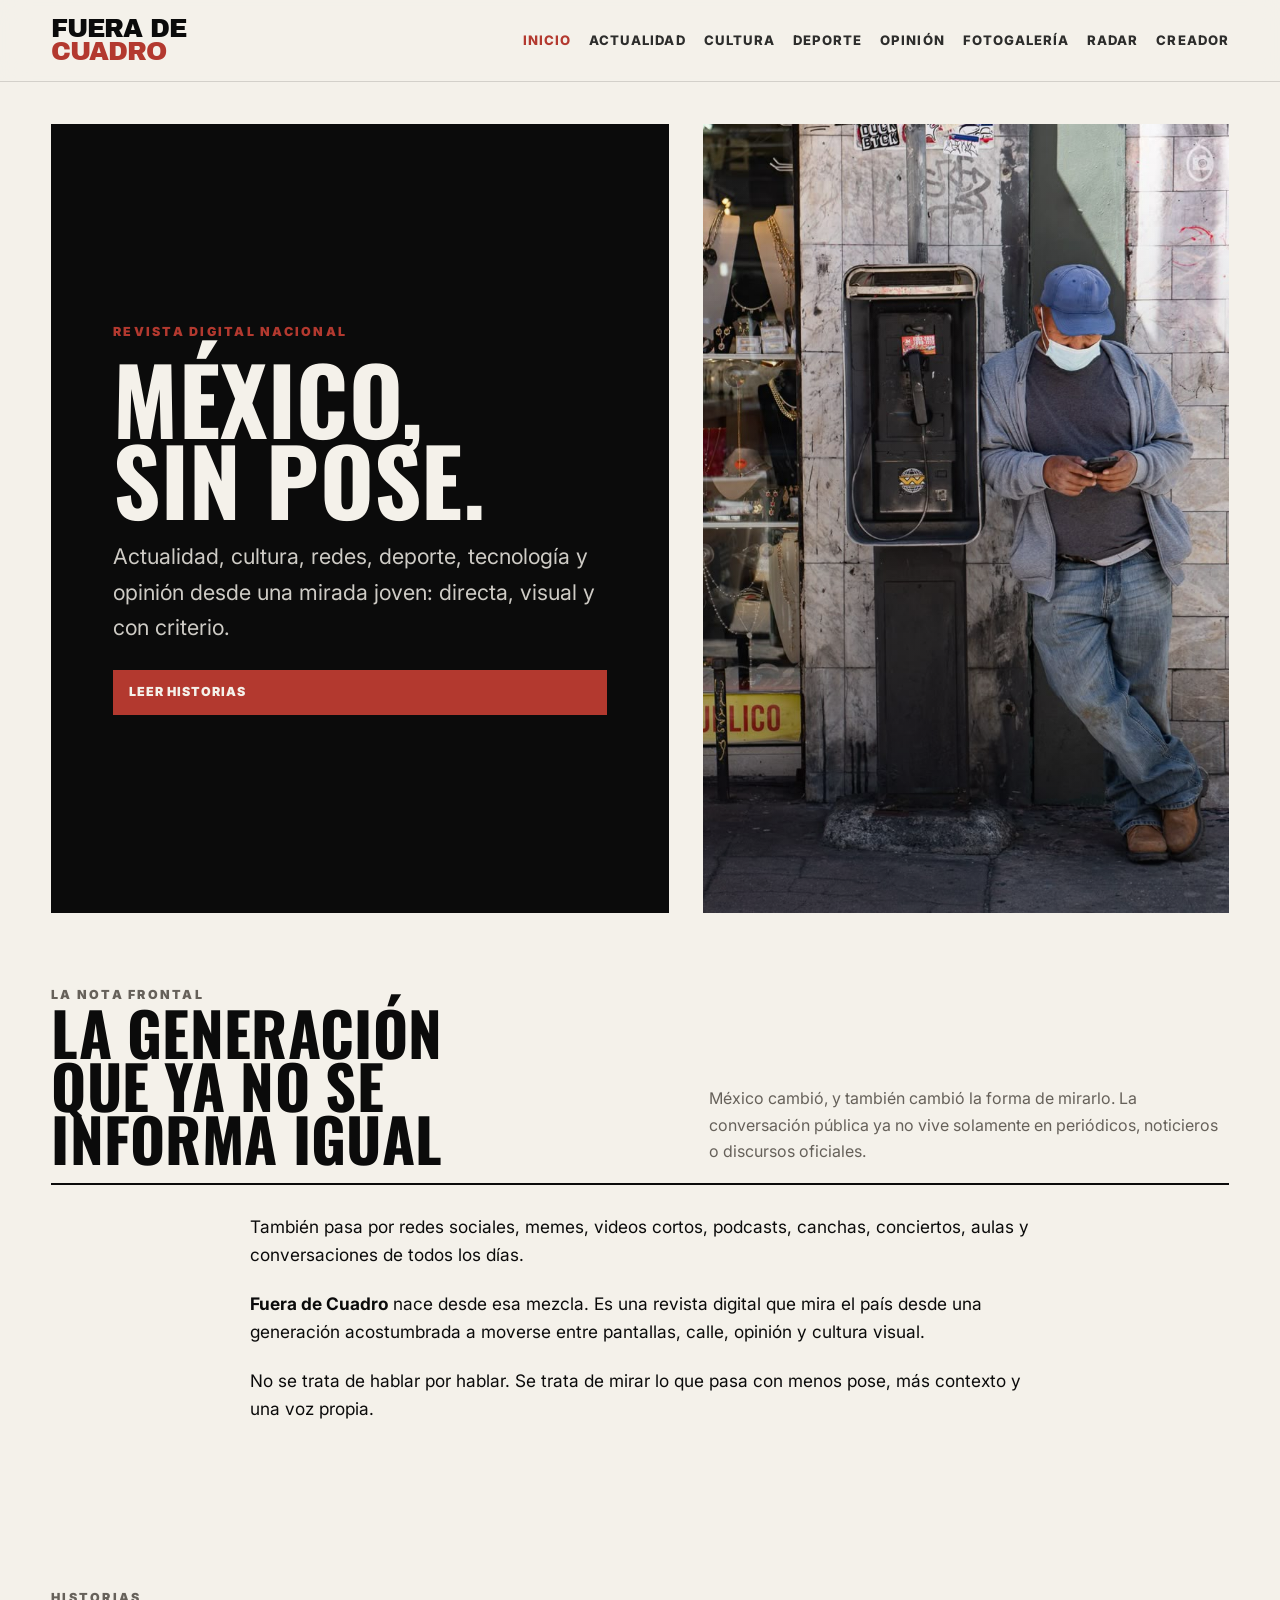
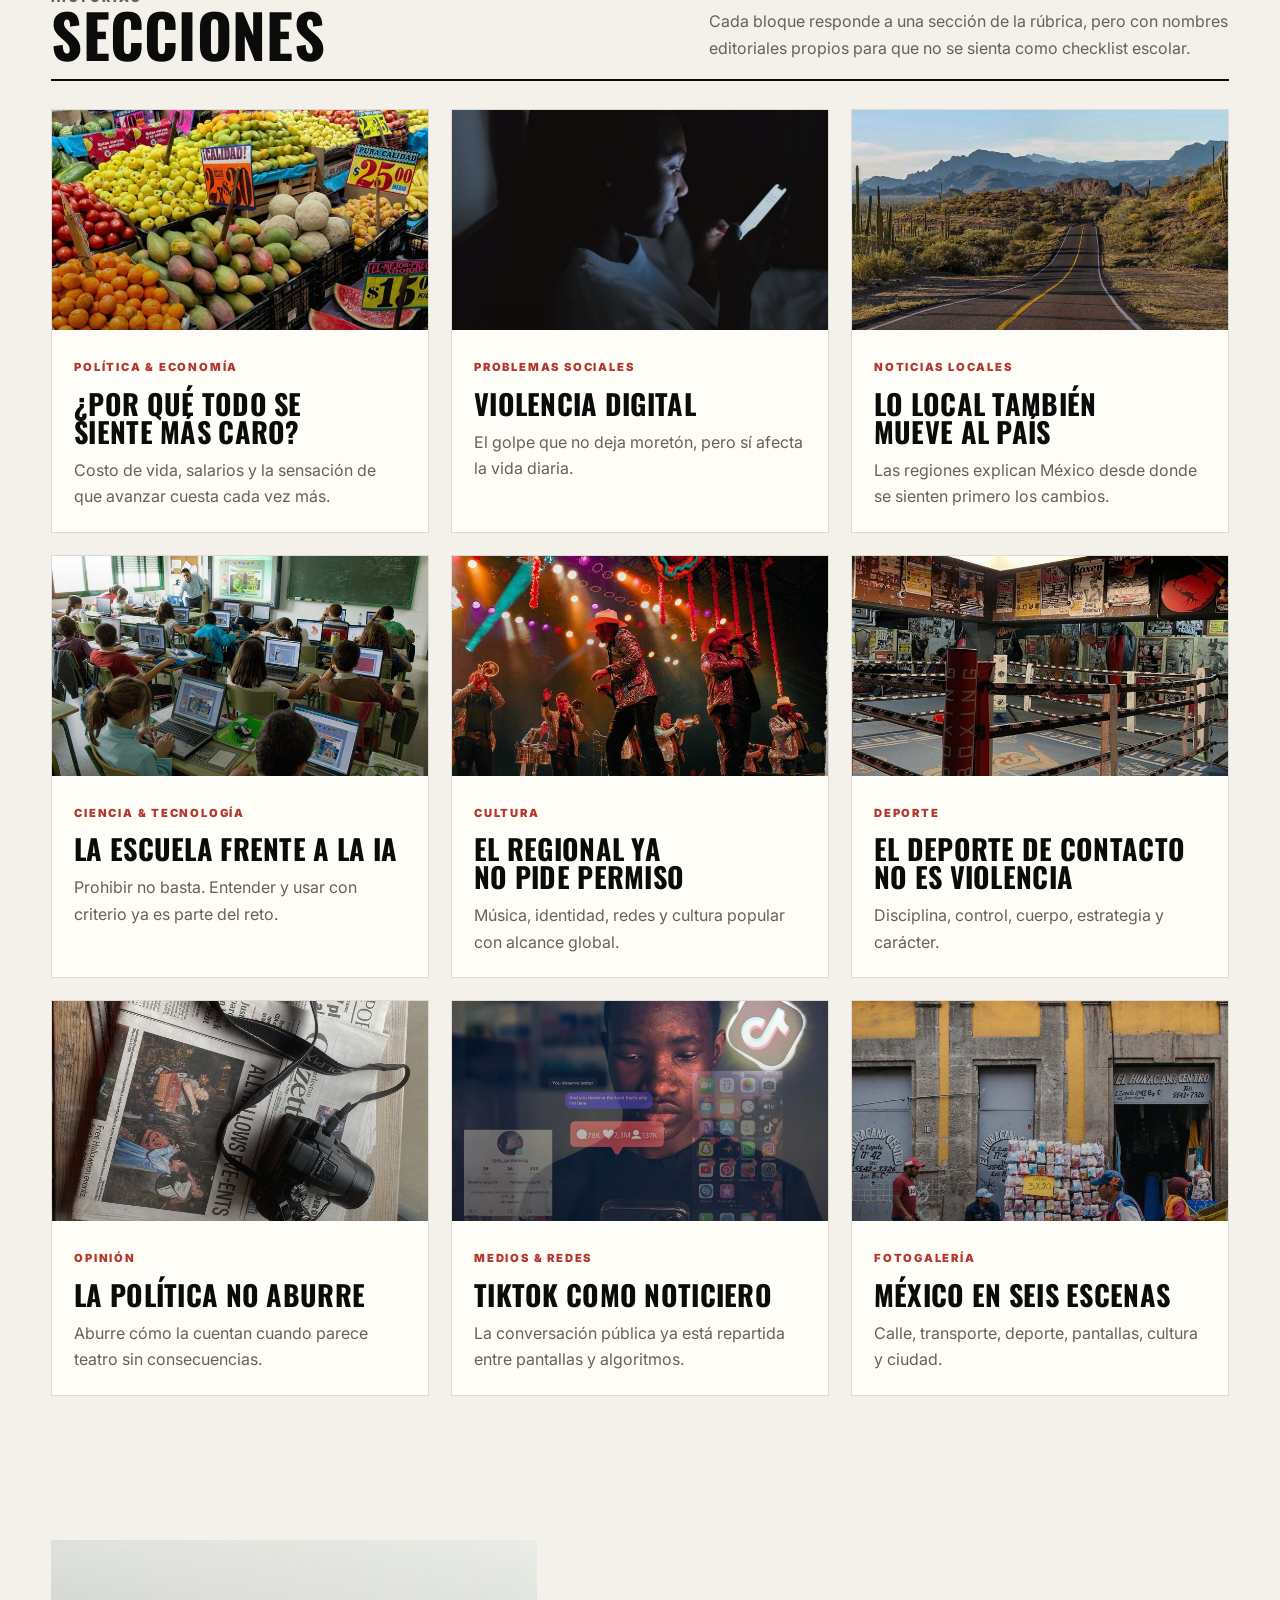
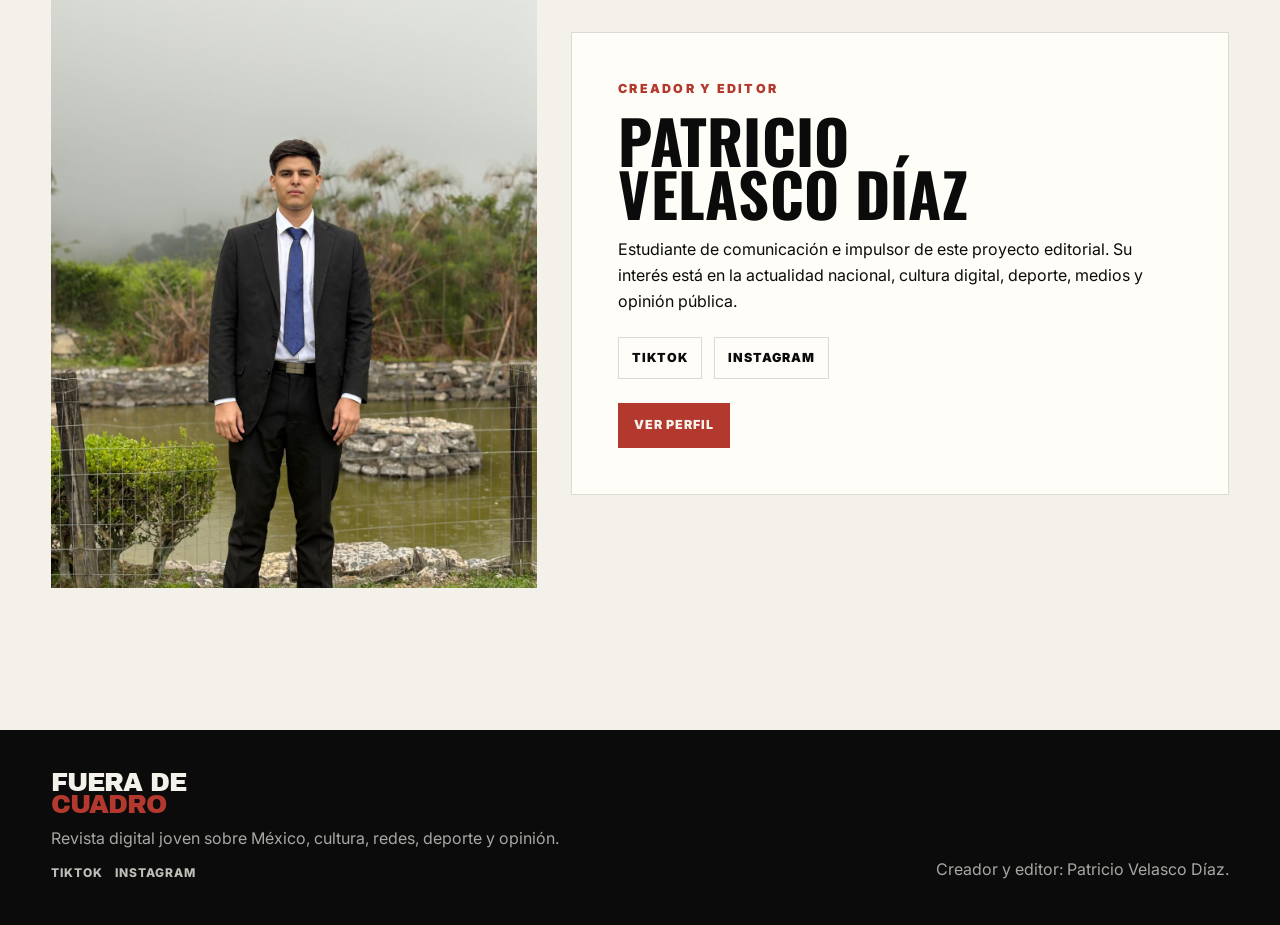
<file: index.html>
<!doctype html>
<html lang="es">
<head>
  <meta charset="utf-8">
  <meta name="viewport" content="width=device-width, initial-scale=1">
  <title>Fuera de Cuadro — México, sin pose</title>
  <meta name="description" content="Fuera de Cuadro es una revista digital joven sobre actualidad nacional, cultura, redes, deporte, tecnología y opinión. Creada y editada por Patricio Velasco Díaz.">
  <link rel="preconnect" href="https://fonts.googleapis.com">
  <link rel="preconnect" href="https://fonts.gstatic.com" crossorigin>
  <link href="https://fonts.googleapis.com/css2?family=Archivo+Black&family=Inter:wght@400;600;800;900&family=Oswald:wght@500;700&display=swap" rel="stylesheet">
  <link rel="stylesheet" href="assets/css/style.css?v=5">
</head>
<body>
<header class="site-header">
  <div class="nav-wrap">
    <a href="index.html" class="logo"><span>Fuera de</span><span>Cuadro</span></a>
    <button class="menu-toggle" aria-expanded="false">Menú</button>
    <nav class="main-nav" aria-label="Navegación principal">
      <a class="active" href="index.html">Inicio</a>
      <div class="dropdown"><a href="#">Actualidad</a><div class="dropdown-menu"><a href="poder-dinero.html">Poder & Dinero</a><a href="mexico-duele.html">México Duele</a><a href="desde-el-mapa.html">Desde el Mapa</a><a href="futuro-cercano.html">Futuro Cercano</a><a href="pantalla-publica.html">Pantalla Pública</a></div></div>
      <a href="cultura-en-ruido.html">Cultura</a>
      <a href="golpe-cancha-gloria.html">Deporte</a>
      <a href="sin-filtro.html">Opinión</a>
      <a href="mexico-en-cuadro.html">Fotogalería</a>
      <a href="radar.html">Radar</a>
      <a href="creador.html">Creador</a>
    </nav>
  </div>
</header>
<main>
  <section class="hero">
    <div class="hero-copy">
      <p class="kicker">Revista digital nacional</p>
      <h1>México,<br>sin pose.</h1>
      <p class="subtitle">Actualidad, cultura, redes, deporte, tecnología y opinión desde una mirada joven: directa, visual y con criterio.</p>
      <a class="btn" href="#historias">Leer historias</a>
    </div>
    <div class="hero-media"><img src="assets/img/portada.jpg.jpg" alt="Escena urbana joven en México" data-fallback="Portada pendiente"></div>
  </section>

  <section class="section-pad">
    <div class="section-head">
      <div><p class="kicker">La Nota Frontal</p><h2>La generación que ya no se informa igual</h2></div>
      <p>México cambió, y también cambió la forma de mirarlo. La conversación pública ya no vive solamente en periódicos, noticieros o discursos oficiales.</p>
    </div>
    <div class="article-body" style="margin-bottom:0">
      <p>También pasa por redes sociales, memes, videos cortos, podcasts, canchas, conciertos, aulas y conversaciones de todos los días.</p>
      <p><strong>Fuera de Cuadro</strong> nace desde esa mezcla. Es una revista digital que mira el país desde una generación acostumbrada a moverse entre pantallas, calle, opinión y cultura visual.</p>
      <p>No se trata de hablar por hablar. Se trata de mirar lo que pasa con menos pose, más contexto y una voz propia.</p>
    </div>
  </section>

  <section id="historias" class="section-pad">
    <div class="section-head"><div><p class="kicker">Historias</p><h2>Secciones</h2></div><p>Cada bloque responde a una sección de la rúbrica, pero con nombres editoriales propios para que no se sienta como checklist escolar.</p></div>
    <div class="grid">
      <a class="card" href="poder-dinero.html"><div class="card-image"><img src="assets/img/poder-dinero.jpg.jpg" alt="Comercio y economía cotidiana" data-fallback="Poder & Dinero"></div><div class="card-body"><span class="tag">Política & Economía</span><h3>¿Por qué todo se siente más caro?</h3><p>Costo de vida, salarios y la sensación de que avanzar cuesta cada vez más.</p></div></a>
      <a class="card" href="mexico-duele.html"><div class="card-image"><img src="assets/img/mexico-duele.jpg.jpg" alt="Persona con celular en ambiente serio" data-fallback="México Duele"></div><div class="card-body"><span class="tag">Problemas sociales</span><h3>Violencia digital</h3><p>El golpe que no deja moretón, pero sí afecta la vida diaria.</p></div></a>
      <a class="card" href="desde-el-mapa.html"><div class="card-image"><img src="assets/img/desde-el-mapa.jpg.jpg" alt="Carretera o mapa de México" data-fallback="Desde el Mapa"></div><div class="card-body"><span class="tag">Noticias locales</span><h3>Lo local también mueve al país</h3><p>Las regiones explican México desde donde se sienten primero los cambios.</p></div></a>
      <a class="card" href="futuro-cercano.html"><div class="card-image"><img src="assets/img/futuro-cercano.jpg.jpg" alt="Estudiante con laptop y tecnología" data-fallback="Futuro Cercano"></div><div class="card-body"><span class="tag">Ciencia & Tecnología</span><h3>La escuela frente a la IA</h3><p>Prohibir no basta. Entender y usar con criterio ya es parte del reto.</p></div></a>
      <a class="card" href="cultura-en-ruido.html"><div class="card-image"><img src="assets/img/cultura-en-ruido.jpg.jpg" alt="Concierto o cultura urbana" data-fallback="Cultura en Ruido"></div><div class="card-body"><span class="tag">Cultura</span><h3>El regional ya no pide permiso</h3><p>Música, identidad, redes y cultura popular con alcance global.</p></div></a>
      <a class="card" href="golpe-cancha-gloria.html"><div class="card-image"><img src="assets/img/golpe-cancha-gloria.jpg.jpg" alt="Guantes de box o gimnasio" data-fallback="Golpe, Cancha y Gloria"></div><div class="card-body"><span class="tag">Deporte</span><h3>El deporte de contacto no es violencia</h3><p>Disciplina, control, cuerpo, estrategia y carácter.</p></div></a>
      <a class="card" href="sin-filtro.html"><div class="card-image"><img src="assets/img/sin-filtro.jpg.jpg" alt="Micrófono o libreta de opinión" data-fallback="Sin Filtro"></div><div class="card-body"><span class="tag">Opinión</span><h3>La política no aburre</h3><p>Aburre cómo la cuentan cuando parece teatro sin consecuencias.</p></div></a>
      <a class="card" href="pantalla-publica.html"><div class="card-image"><img src="assets/img/pantalla-publica.jpg.jpg" alt="Celular con redes sociales" data-fallback="Pantalla Pública"></div><div class="card-body"><span class="tag">Medios & Redes</span><h3>TikTok como noticiero</h3><p>La conversación pública ya está repartida entre pantallas y algoritmos.</p></div></a>
      <a class="card" href="mexico-en-cuadro.html"><div class="card-image"><img src="assets/img/galeria-1.jpg.jpg" alt="Fotogalería de México" data-fallback="México en Cuadro"></div><div class="card-body"><span class="tag">Fotogalería</span><h3>México en seis escenas</h3><p>Calle, transporte, deporte, pantallas, cultura y ciudad.</p></div></a>
    </div>
  </section>

  <section class="section-pad">
    <div class="creator-block">
      <div class="creator-photo"><img src="assets/img/creador.jpg.jpeg" alt="Patricio Velasco Díaz" data-fallback="Foto de Patricio"></div>
      <div class="creator-copy"><p class="kicker">Creador y editor</p><h2>Patricio Velasco Díaz</h2><p>Estudiante de comunicación e impulsor de este proyecto editorial. Su interés está en la actualidad nacional, cultura digital, deporte, medios y opinión pública.</p><div class="social-links"><a class="social-link" href="https://www.tiktok.com/@patituxxd?_r=1&_t=ZS-974xV1ppUBx" target="_blank" rel="noopener">TikTok</a><a class="social-link" href="https://www.instagram.com/patriciov.d?igsh=cTNzZWpub290eGRp" target="_blank" rel="noopener">Instagram</a></div><a class="btn" href="creador.html">Ver perfil</a></div>
    </div>
  </section>
</main>
<footer class="site-footer"><div class="footer-inner"><div><a href="index.html" class="logo"><span>Fuera de</span><span>Cuadro</span></a><p>Revista digital joven sobre México, cultura, redes, deporte y opinión.</p><div class="footer-links"><a href="https://www.tiktok.com/@patituxxd?_r=1&_t=ZS-974xV1ppUBx" target="_blank" rel="noopener">TikTok</a><a href="https://www.instagram.com/patriciov.d?igsh=cTNzZWpub290eGRp" target="_blank" rel="noopener">Instagram</a></div></div><p>Creador y editor: Patricio Velasco Díaz.</p></div></footer>
<script src="assets/js/main.js?v=2"></script>
</body>
</html>
</file>
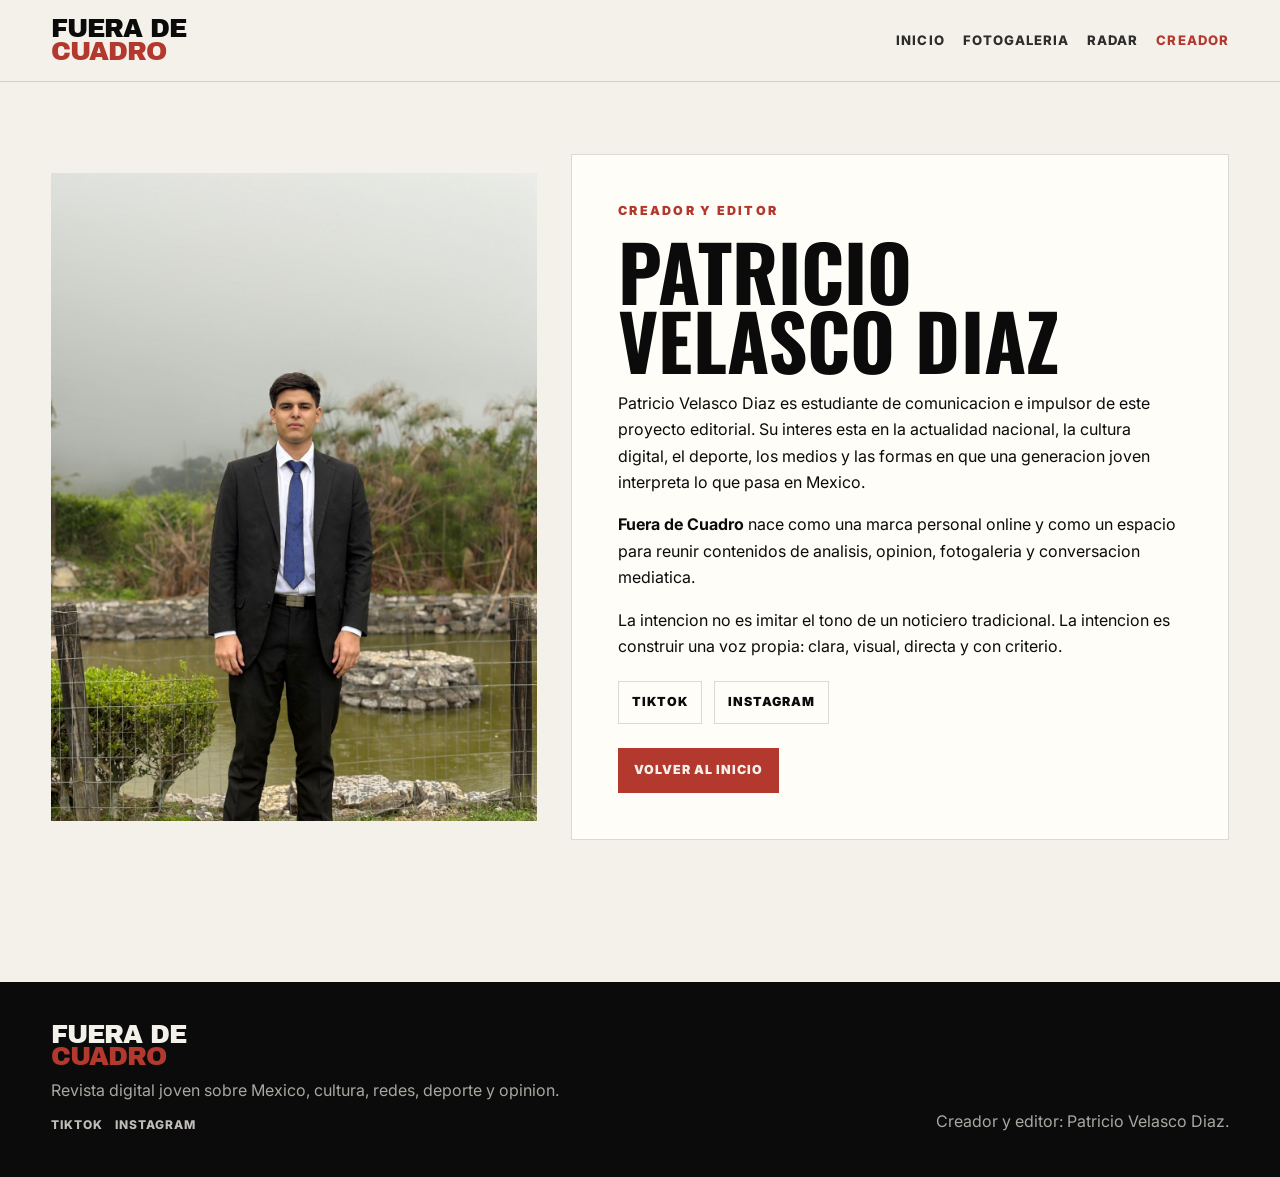
<file: creador.html>
<!doctype html>
<html lang="es"><head><meta charset="utf-8"><meta name="viewport" content="width=device-width, initial-scale=1"><title>Patricio Velasco Diaz - Fuera de Cuadro</title><link rel="stylesheet" href="assets/css/style.css?v=5"></head>
<body><header class="site-header"><div class="nav-wrap"><a href="index.html" class="logo"><span>Fuera de</span><span>Cuadro</span></a><nav class="main-nav"><a href="index.html">Inicio</a><a href="mexico-en-cuadro.html">Fotogaleria</a><a href="radar.html">Radar</a><a class="active" href="creador.html">Creador</a></nav></div></header>
<main class="page-shell"><section class="section-pad"><div class="creator-block"><div class="creator-photo"><img src="assets/img/creador.jpg.jpeg" alt="Patricio Velasco Diaz" data-fallback="Foto de Patricio"></div><div class="creator-copy"><p class="kicker">Creador y editor</p><h1>Patricio Velasco Diaz</h1><p>Patricio Velasco Diaz es estudiante de comunicacion e impulsor de este proyecto editorial. Su interes esta en la actualidad nacional, la cultura digital, el deporte, los medios y las formas en que una generacion joven interpreta lo que pasa en Mexico.</p><p><strong>Fuera de Cuadro</strong> nace como una marca personal online y como un espacio para reunir contenidos de analisis, opinion, fotogaleria y conversacion mediatica.</p><p>La intencion no es imitar el tono de un noticiero tradicional. La intencion es construir una voz propia: clara, visual, directa y con criterio.</p><div class="social-links"><a class="social-link" href="https://www.tiktok.com/@patituxxd?_r=1&_t=ZS-974xV1ppUBx" target="_blank" rel="noopener">TikTok</a><a class="social-link" href="https://www.instagram.com/patriciov.d?igsh=cTNzZWpub290eGRp" target="_blank" rel="noopener">Instagram</a></div><a class="btn" href="index.html">Volver al inicio</a></div></div></section></main><footer class="site-footer"><div class="footer-inner"><div><a href="index.html" class="logo"><span>Fuera de</span><span>Cuadro</span></a><p>Revista digital joven sobre Mexico, cultura, redes, deporte y opinion.</p><div class="footer-links"><a href="https://www.tiktok.com/@patituxxd?_r=1&_t=ZS-974xV1ppUBx" target="_blank" rel="noopener">TikTok</a><a href="https://www.instagram.com/patriciov.d?igsh=cTNzZWpub290eGRp" target="_blank" rel="noopener">Instagram</a></div></div><p>Creador y editor: Patricio Velasco Diaz.</p></div></footer><script src="assets/js/main.js?v=2"></script></body></html>
</file>
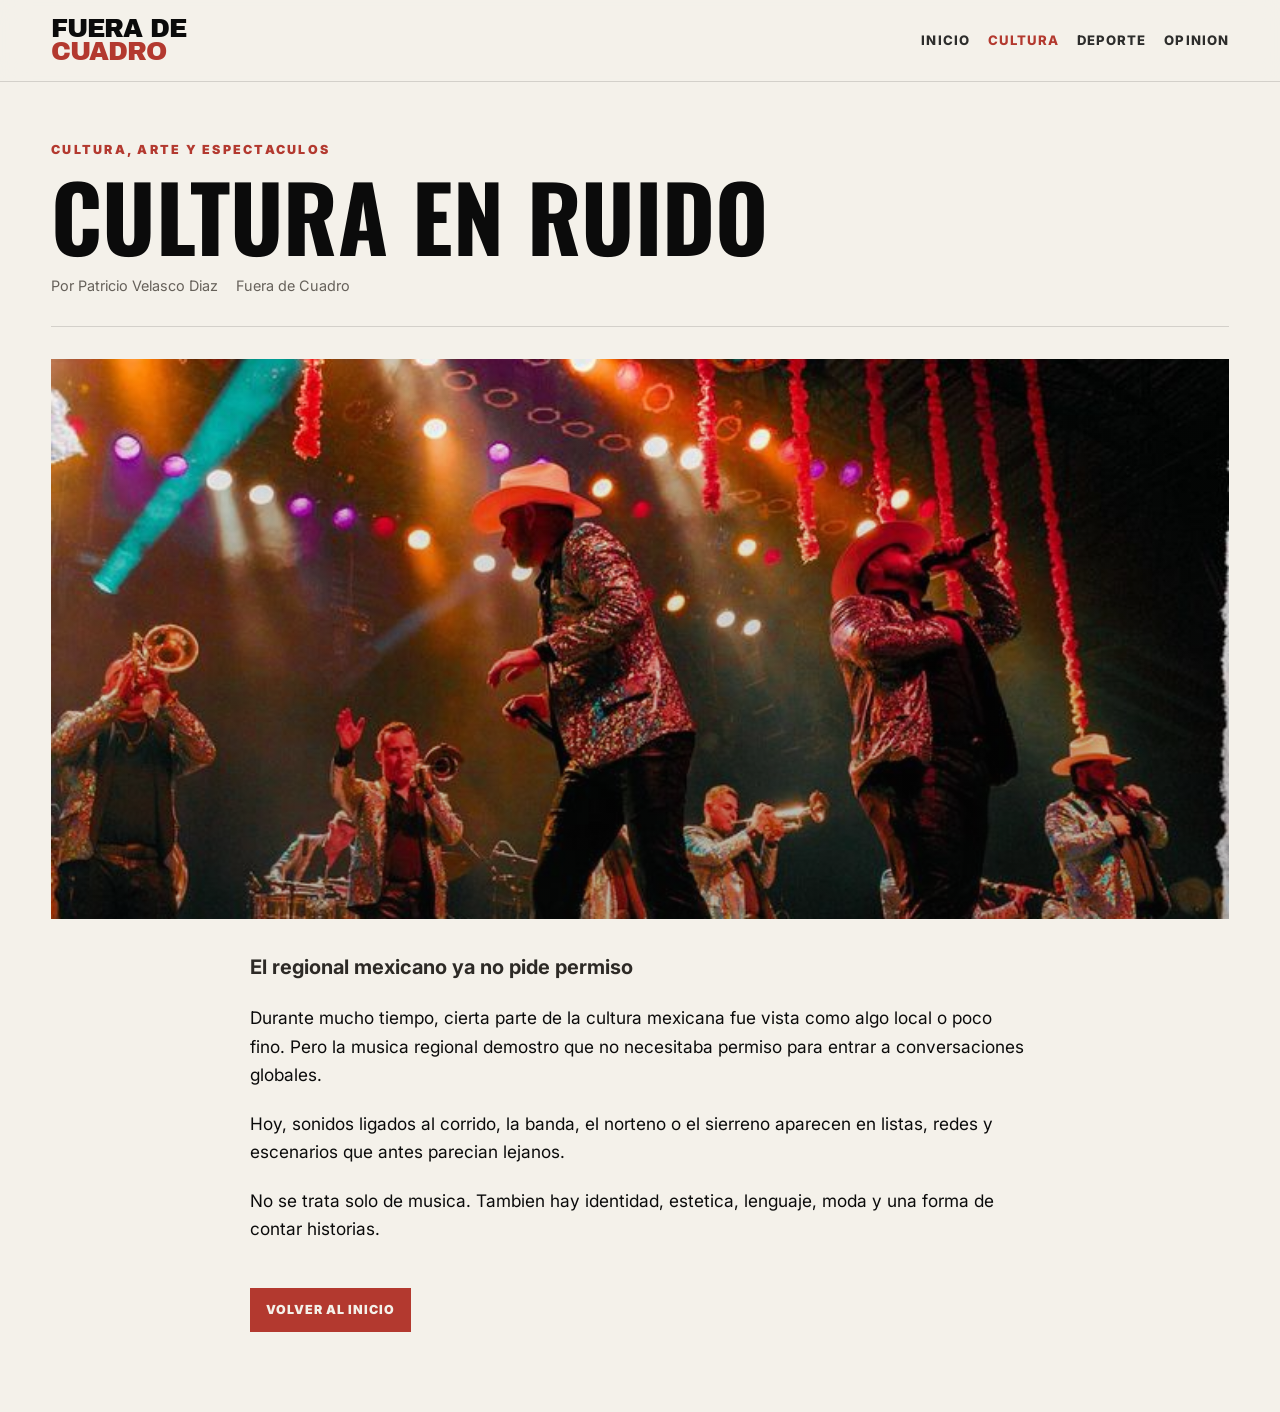
<file: cultura-en-ruido.html>
<!doctype html>
<html lang="es"><head><meta charset="utf-8"><meta name="viewport" content="width=device-width, initial-scale=1"><title>Cultura en Ruido - Fuera de Cuadro</title><link rel="stylesheet" href="assets/css/style.css?v=5"></head>
<body><header class="site-header"><div class="nav-wrap"><a href="index.html" class="logo"><span>Fuera de</span><span>Cuadro</span></a><nav class="main-nav"><a href="index.html">Inicio</a><a class="active" href="cultura-en-ruido.html">Cultura</a><a href="golpe-cancha-gloria.html">Deporte</a><a href="sin-filtro.html">Opinion</a></nav></div></header>
<main class="page-shell"><article><header class="article-header"><p class="kicker">Cultura, arte y espectaculos</p><h1>Cultura en Ruido</h1><div class="article-meta"><span>Por Patricio Velasco Diaz</span><span>Fuera de Cuadro</span></div></header><div class="article-image"><img src="assets/img/cultura-en-ruido.jpg.jpg" alt="Concierto o cultura urbana" data-fallback="Cultura en Ruido"></div><div class="article-body"><p class="lead"><strong>El regional mexicano ya no pide permiso</strong></p><p>Durante mucho tiempo, cierta parte de la cultura mexicana fue vista como algo local o poco fino. Pero la musica regional demostro que no necesitaba permiso para entrar a conversaciones globales.</p><p>Hoy, sonidos ligados al corrido, la banda, el norteno o el sierreno aparecen en listas, redes y escenarios que antes parecian lejanos.</p><p>No se trata solo de musica. Tambien hay identidad, estetica, lenguaje, moda y una forma de contar historias.</p><a class="btn" href="index.html">Volver al inicio</a></div></article></main><script src="assets/js/main.js?v=2"></script></body></html>
</file>
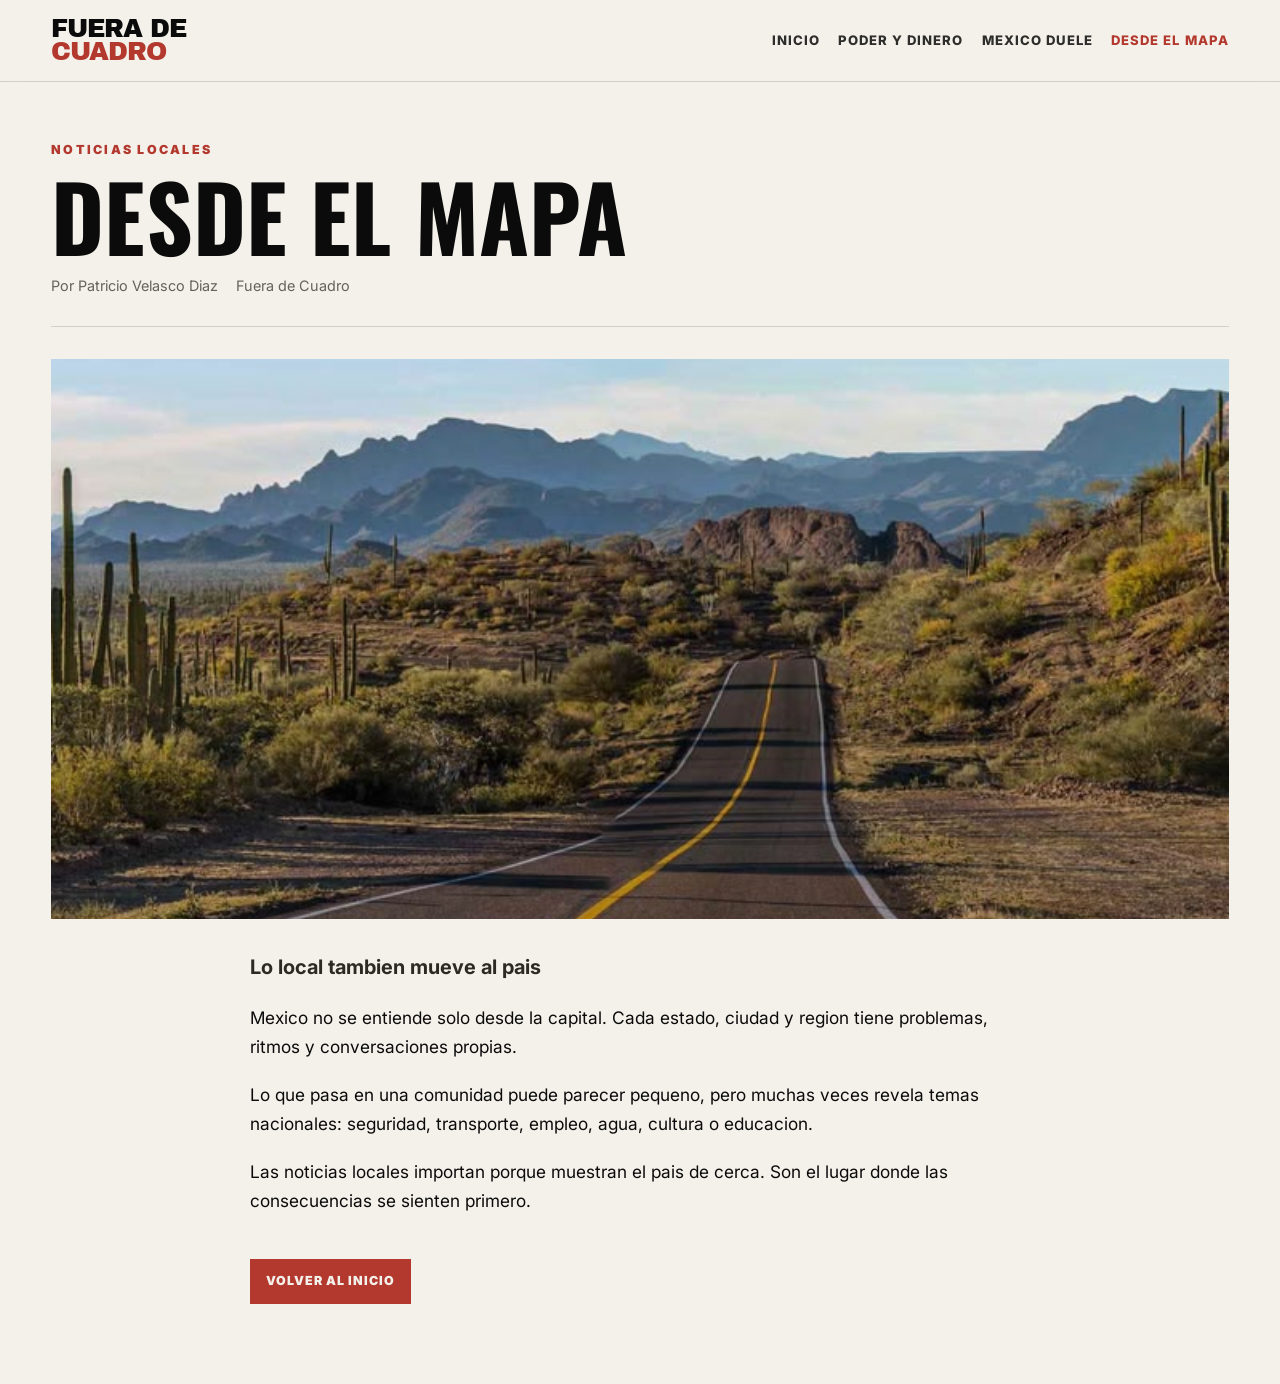
<file: desde-el-mapa.html>
<!doctype html>
<html lang="es"><head><meta charset="utf-8"><meta name="viewport" content="width=device-width, initial-scale=1"><title>Desde el Mapa - Fuera de Cuadro</title><link rel="stylesheet" href="assets/css/style.css?v=5"></head>
<body><header class="site-header"><div class="nav-wrap"><a href="index.html" class="logo"><span>Fuera de</span><span>Cuadro</span></a><nav class="main-nav"><a href="index.html">Inicio</a><a href="poder-dinero.html">Poder y Dinero</a><a href="mexico-duele.html">Mexico Duele</a><a class="active" href="desde-el-mapa.html">Desde el Mapa</a></nav></div></header>
<main class="page-shell"><article><header class="article-header"><p class="kicker">Noticias locales</p><h1>Desde el Mapa</h1><div class="article-meta"><span>Por Patricio Velasco Diaz</span><span>Fuera de Cuadro</span></div></header><div class="article-image"><img src="assets/img/desde-el-mapa.jpg.jpg" alt="Mapa o carretera de Mexico" data-fallback="Desde el Mapa"></div><div class="article-body"><p class="lead"><strong>Lo local tambien mueve al pais</strong></p><p>Mexico no se entiende solo desde la capital. Cada estado, ciudad y region tiene problemas, ritmos y conversaciones propias.</p><p>Lo que pasa en una comunidad puede parecer pequeno, pero muchas veces revela temas nacionales: seguridad, transporte, empleo, agua, cultura o educacion.</p><p>Las noticias locales importan porque muestran el pais de cerca. Son el lugar donde las consecuencias se sienten primero.</p><a class="btn" href="index.html">Volver al inicio</a></div></article></main><script src="assets/js/main.js?v=2"></script></body></html>
</file>
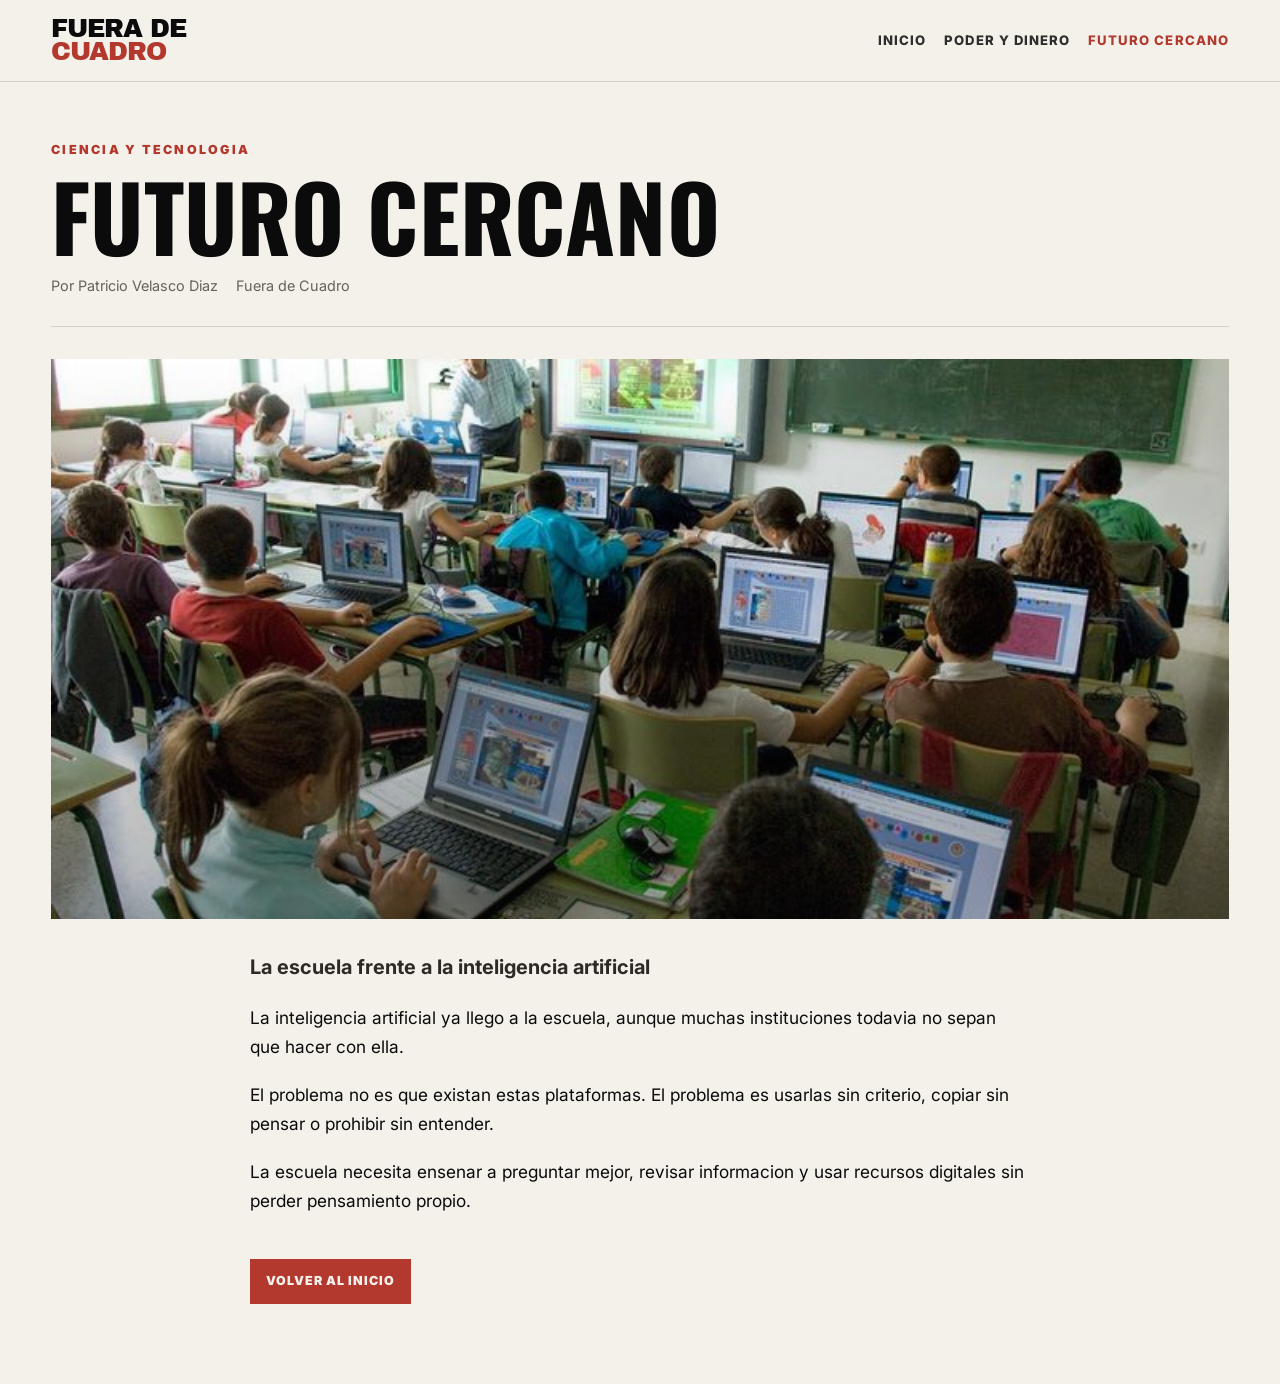
<file: futuro-cercano.html>
<!doctype html>
<html lang="es"><head><meta charset="utf-8"><meta name="viewport" content="width=device-width, initial-scale=1"><title>Futuro Cercano - Fuera de Cuadro</title><link rel="stylesheet" href="assets/css/style.css?v=5"></head>
<body><header class="site-header"><div class="nav-wrap"><a href="index.html" class="logo"><span>Fuera de</span><span>Cuadro</span></a><nav class="main-nav"><a href="index.html">Inicio</a><a href="poder-dinero.html">Poder y Dinero</a><a class="active" href="futuro-cercano.html">Futuro Cercano</a></nav></div></header>
<main class="page-shell"><article><header class="article-header"><p class="kicker">Ciencia y tecnologia</p><h1>Futuro Cercano</h1><div class="article-meta"><span>Por Patricio Velasco Diaz</span><span>Fuera de Cuadro</span></div></header><div class="article-image"><img src="assets/img/futuro-cercano.jpg.jpg" alt="Estudiante con computadora" data-fallback="Futuro Cercano"></div><div class="article-body"><p class="lead"><strong>La escuela frente a la inteligencia artificial</strong></p><p>La inteligencia artificial ya llego a la escuela, aunque muchas instituciones todavia no sepan que hacer con ella.</p><p>El problema no es que existan estas plataformas. El problema es usarlas sin criterio, copiar sin pensar o prohibir sin entender.</p><p>La escuela necesita ensenar a preguntar mejor, revisar informacion y usar recursos digitales sin perder pensamiento propio.</p><a class="btn" href="index.html">Volver al inicio</a></div></article></main><script src="assets/js/main.js?v=2"></script></body></html>
</file>
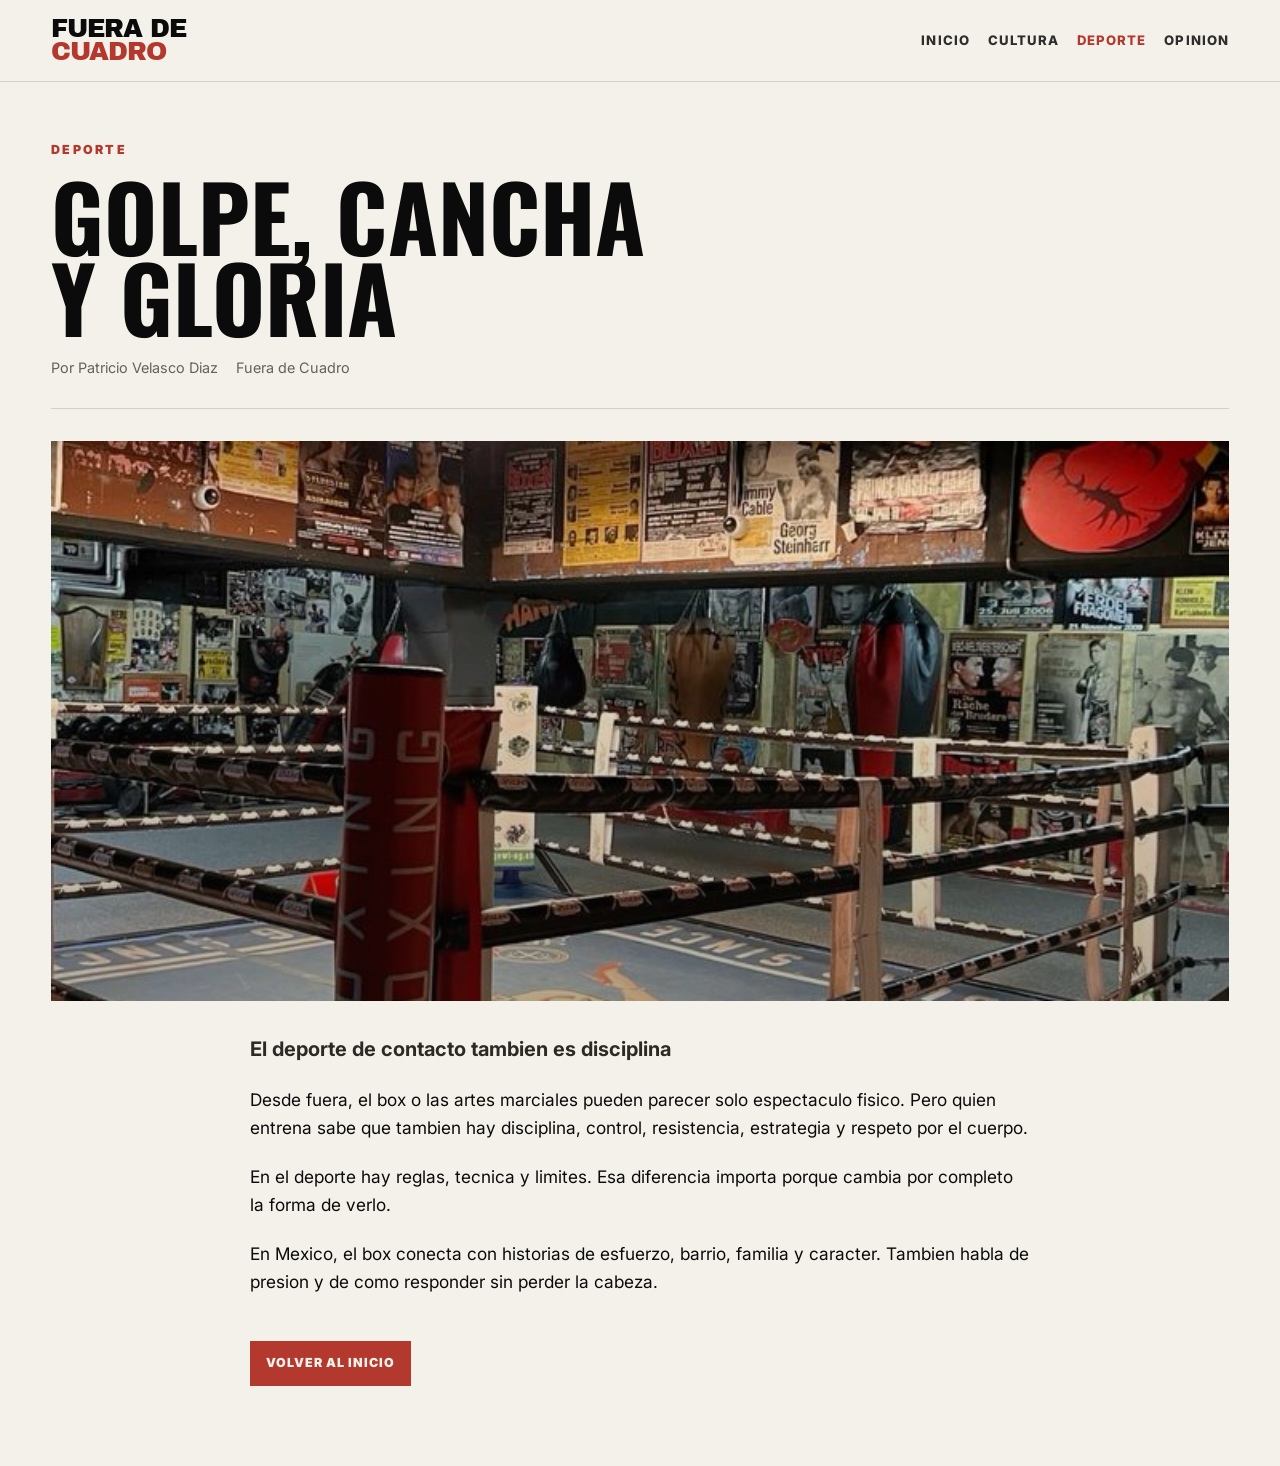
<file: golpe-cancha-gloria.html>
<!doctype html>
<html lang="es"><head><meta charset="utf-8"><meta name="viewport" content="width=device-width, initial-scale=1"><title>Golpe, Cancha y Gloria - Fuera de Cuadro</title><link rel="stylesheet" href="assets/css/style.css?v=5"></head>
<body><header class="site-header"><div class="nav-wrap"><a href="index.html" class="logo"><span>Fuera de</span><span>Cuadro</span></a><nav class="main-nav"><a href="index.html">Inicio</a><a href="cultura-en-ruido.html">Cultura</a><a class="active" href="golpe-cancha-gloria.html">Deporte</a><a href="sin-filtro.html">Opinion</a></nav></div></header>
<main class="page-shell"><article><header class="article-header"><p class="kicker">Deporte</p><h1>Golpe, Cancha y Gloria</h1><div class="article-meta"><span>Por Patricio Velasco Diaz</span><span>Fuera de Cuadro</span></div></header><div class="article-image"><img src="assets/img/golpe-cancha-gloria.jpg.jpg" alt="Entrenamiento deportivo" data-fallback="Golpe, Cancha y Gloria"></div><div class="article-body"><p class="lead"><strong>El deporte de contacto tambien es disciplina</strong></p><p>Desde fuera, el box o las artes marciales pueden parecer solo espectaculo fisico. Pero quien entrena sabe que tambien hay disciplina, control, resistencia, estrategia y respeto por el cuerpo.</p><p>En el deporte hay reglas, tecnica y limites. Esa diferencia importa porque cambia por completo la forma de verlo.</p><p>En Mexico, el box conecta con historias de esfuerzo, barrio, familia y caracter. Tambien habla de presion y de como responder sin perder la cabeza.</p><a class="btn" href="index.html">Volver al inicio</a></div></article></main><script src="assets/js/main.js?v=2"></script></body></html>
</file>
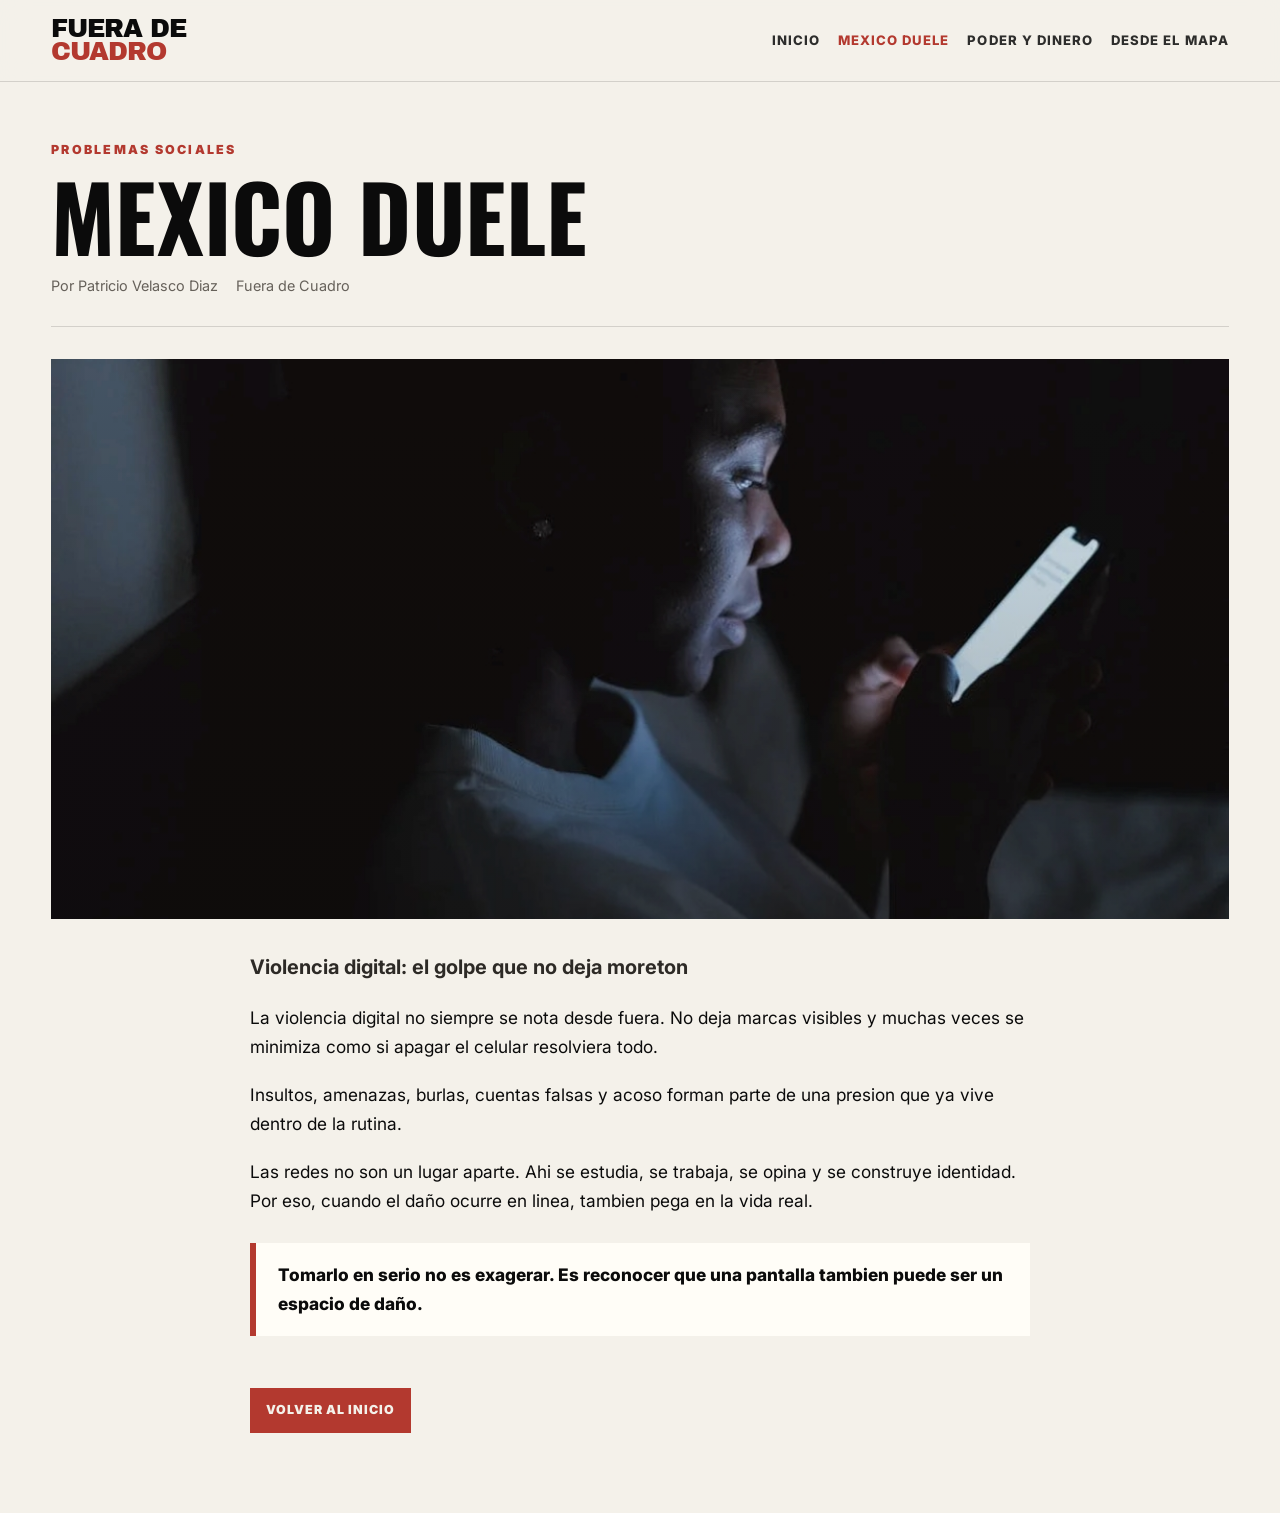
<file: mexico-duele.html>
<!doctype html>
<html lang="es"><head><meta charset="utf-8"><meta name="viewport" content="width=device-width, initial-scale=1"><title>Mexico Duele - Fuera de Cuadro</title><link rel="stylesheet" href="assets/css/style.css?v=5"></head>
<body><header class="site-header"><div class="nav-wrap"><a href="index.html" class="logo"><span>Fuera de</span><span>Cuadro</span></a><nav class="main-nav"><a href="index.html">Inicio</a><a class="active" href="mexico-duele.html">Mexico Duele</a><a href="poder-dinero.html">Poder y Dinero</a><a href="desde-el-mapa.html">Desde el Mapa</a></nav></div></header>
<main class="page-shell"><article><header class="article-header"><p class="kicker">Problemas sociales</p><h1>Mexico Duele</h1><div class="article-meta"><span>Por Patricio Velasco Diaz</span><span>Fuera de Cuadro</span></div></header><div class="article-image"><img src="assets/img/mexico-duele.jpg.jpg" alt="Persona con celular" data-fallback="Mexico Duele"></div><div class="article-body"><p class="lead"><strong>Violencia digital: el golpe que no deja moreton</strong></p><p>La violencia digital no siempre se nota desde fuera. No deja marcas visibles y muchas veces se minimiza como si apagar el celular resolviera todo.</p><p>Insultos, amenazas, burlas, cuentas falsas y acoso forman parte de una presion que ya vive dentro de la rutina.</p><p>Las redes no son un lugar aparte. Ahi se estudia, se trabaja, se opina y se construye identidad. Por eso, cuando el daño ocurre en linea, tambien pega en la vida real.</p><div class="quote-box">Tomarlo en serio no es exagerar. Es reconocer que una pantalla tambien puede ser un espacio de daño.</div><a class="btn" href="index.html">Volver al inicio</a></div></article></main><script src="assets/js/main.js?v=2"></script></body></html>
</file>
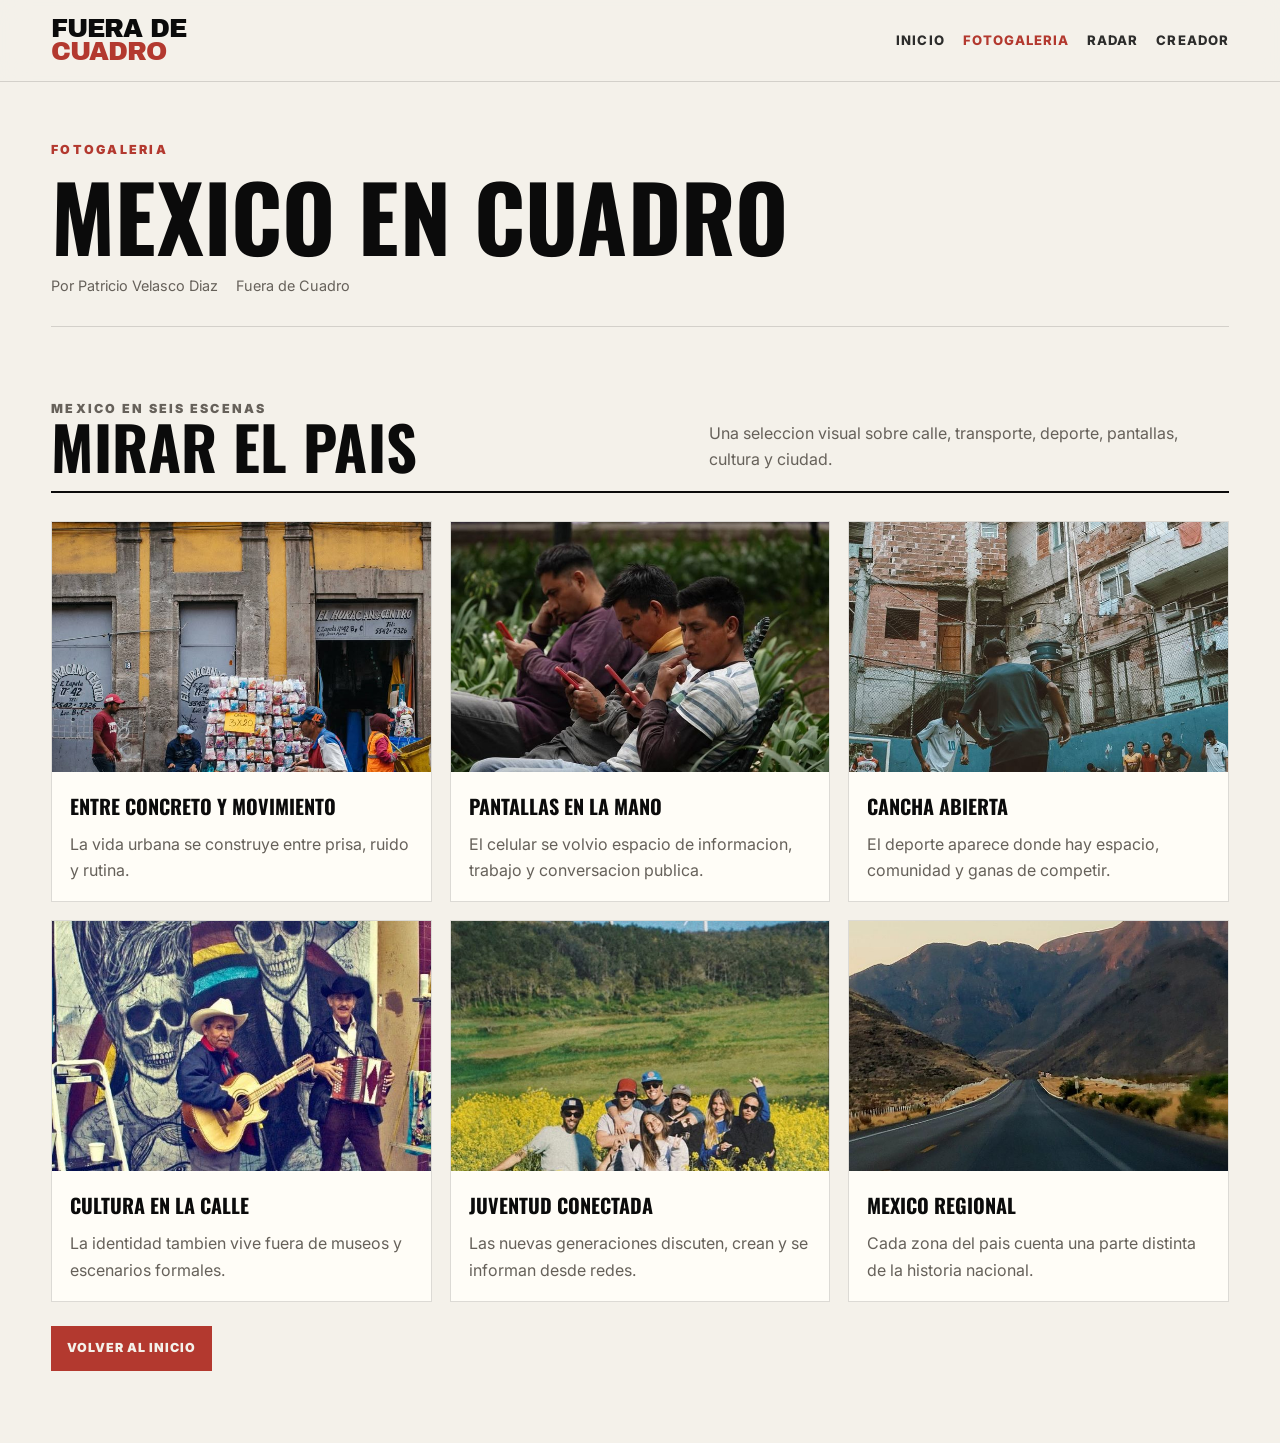
<file: mexico-en-cuadro.html>
<!doctype html>
<html lang="es"><head><meta charset="utf-8"><meta name="viewport" content="width=device-width, initial-scale=1"><title>Mexico en Cuadro - Fuera de Cuadro</title><link rel="stylesheet" href="assets/css/style.css?v=5"></head>
<body><header class="site-header"><div class="nav-wrap"><a href="index.html" class="logo"><span>Fuera de</span><span>Cuadro</span></a><nav class="main-nav"><a href="index.html">Inicio</a><a class="active" href="mexico-en-cuadro.html">Fotogaleria</a><a href="radar.html">Radar</a><a href="creador.html">Creador</a></nav></div></header>
<main class="page-shell"><section class="article-header"><p class="kicker">Fotogaleria</p><h1>Mexico en Cuadro</h1><div class="article-meta"><span>Por Patricio Velasco Diaz</span><span>Fuera de Cuadro</span></div></section><section class="section-pad"><div class="section-head"><div><p class="kicker">Mexico en seis escenas</p><h2>Mirar el pais</h2></div><p>Una seleccion visual sobre calle, transporte, deporte, pantallas, cultura y ciudad.</p></div><div class="gallery-grid"><div class="gallery-item"><figure><div class="media"><img src="assets/img/galeria-1.jpg.jpg" alt="Ciudad y movimiento" data-fallback="Escena 1"></div><figcaption><strong>Entre concreto y movimiento</strong><p>La vida urbana se construye entre prisa, ruido y rutina.</p></figcaption></figure></div><div class="gallery-item"><figure><div class="media"><img src="assets/img/galeria-2.jpg.jpg" alt="Pantallas en la mano" data-fallback="Escena 2"></div><figcaption><strong>Pantallas en la mano</strong><p>El celular se volvio espacio de informacion, trabajo y conversacion publica.</p></figcaption></figure></div><div class="gallery-item"><figure><div class="media"><img src="assets/img/galeria-3.jpg.jpg" alt="Cancha abierta" data-fallback="Escena 3"></div><figcaption><strong>Cancha abierta</strong><p>El deporte aparece donde hay espacio, comunidad y ganas de competir.</p></figcaption></figure></div><div class="gallery-item"><figure><div class="media"><img src="assets/img/galeria-4.jpg.jpg" alt="Cultura en la calle" data-fallback="Escena 4"></div><figcaption><strong>Cultura en la calle</strong><p>La identidad tambien vive fuera de museos y escenarios formales.</p></figcaption></figure></div><div class="gallery-item"><figure><div class="media"><img src="assets/img/galeria-5.jpg.jpg" alt="Juventud conectada" data-fallback="Escena 5"></div><figcaption><strong>Juventud conectada</strong><p>Las nuevas generaciones discuten, crean y se informan desde redes.</p></figcaption></figure></div><div class="gallery-item"><figure><div class="media"><img src="assets/img/galeria-6.jpg.jpg" alt="Mexico regional" data-fallback="Escena 6"></div><figcaption><strong>Mexico regional</strong><p>Cada zona del pais cuenta una parte distinta de la historia nacional.</p></figcaption></figure></div></div><a class="btn" href="index.html">Volver al inicio</a></section></main><script src="assets/js/main.js?v=2"></script></body></html>
</file>
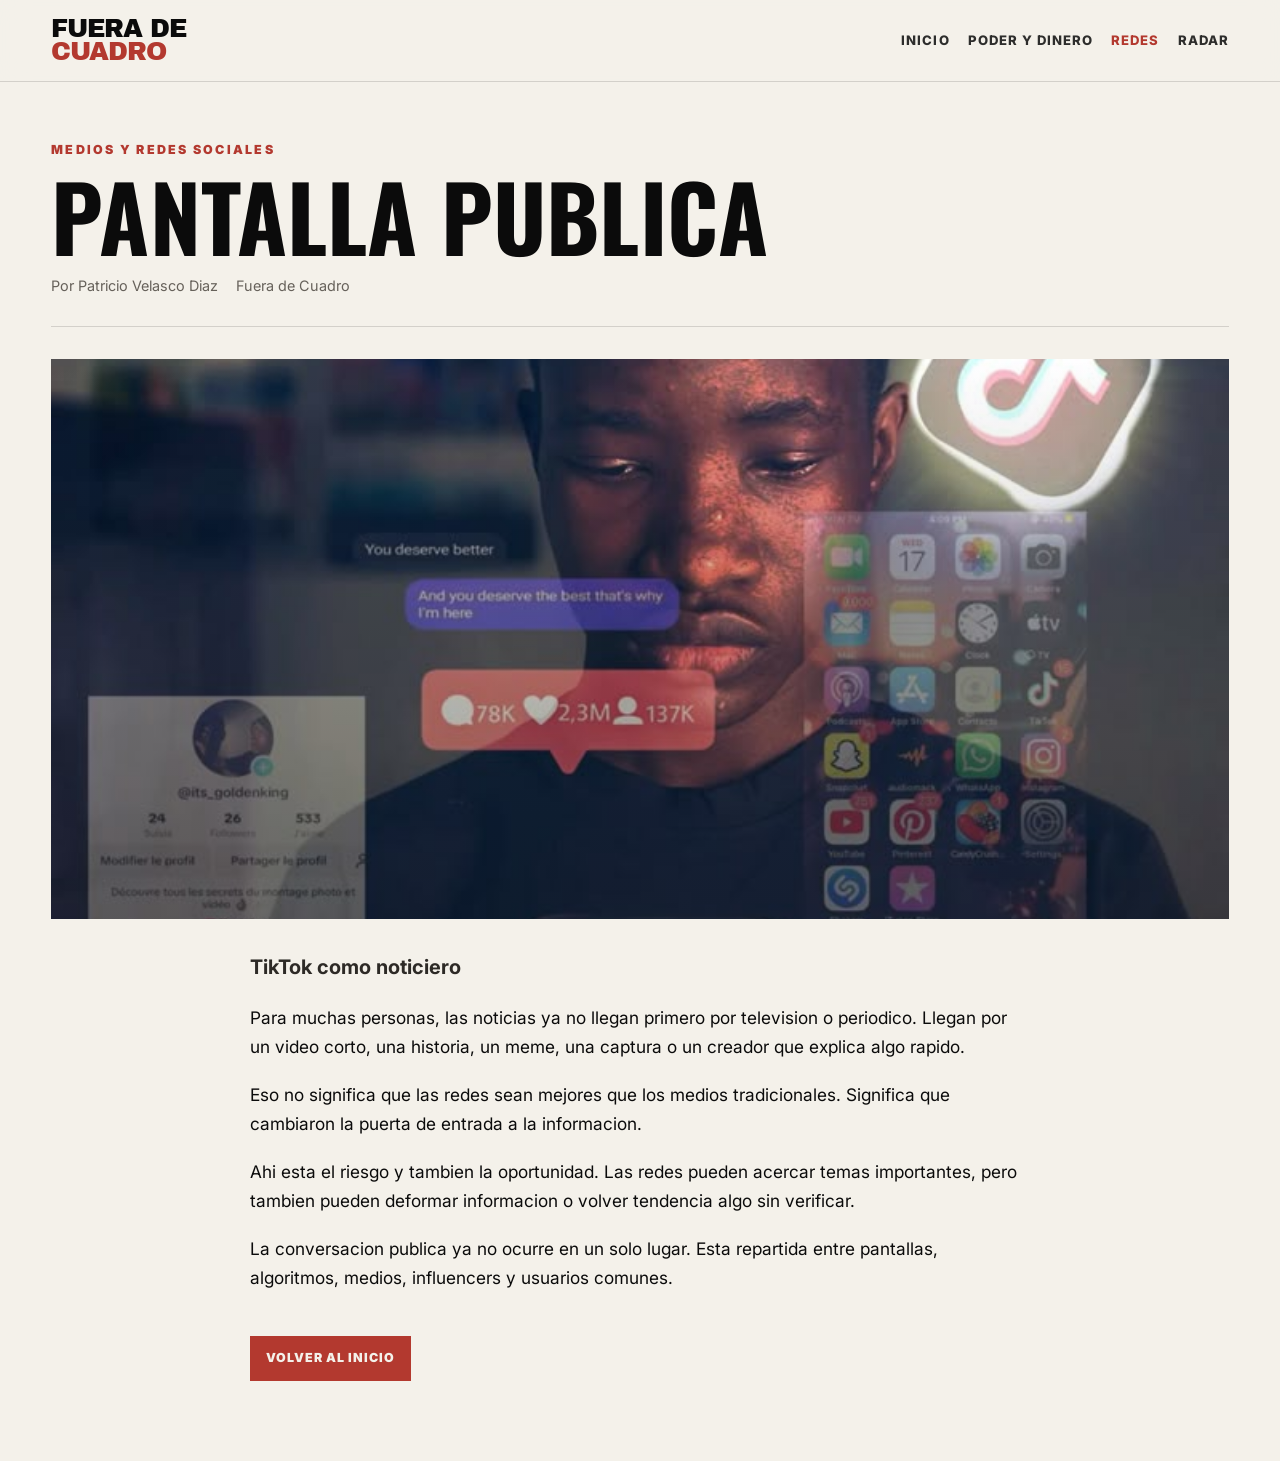
<file: pantalla-publica.html>
<!doctype html>
<html lang="es"><head><meta charset="utf-8"><meta name="viewport" content="width=device-width, initial-scale=1"><title>Pantalla Publica - Fuera de Cuadro</title><link rel="stylesheet" href="assets/css/style.css?v=5"></head>
<body><header class="site-header"><div class="nav-wrap"><a href="index.html" class="logo"><span>Fuera de</span><span>Cuadro</span></a><nav class="main-nav"><a href="index.html">Inicio</a><a href="poder-dinero.html">Poder y Dinero</a><a class="active" href="pantalla-publica.html">Redes</a><a href="radar.html">Radar</a></nav></div></header>
<main class="page-shell"><article><header class="article-header"><p class="kicker">Medios y redes sociales</p><h1>Pantalla Publica</h1><div class="article-meta"><span>Por Patricio Velasco Diaz</span><span>Fuera de Cuadro</span></div></header><div class="article-image"><img src="assets/img/pantalla-publica.jpg.jpg" alt="Celular con redes sociales" data-fallback="Pantalla Publica"></div><div class="article-body"><p class="lead"><strong>TikTok como noticiero</strong></p><p>Para muchas personas, las noticias ya no llegan primero por television o periodico. Llegan por un video corto, una historia, un meme, una captura o un creador que explica algo rapido.</p><p>Eso no significa que las redes sean mejores que los medios tradicionales. Significa que cambiaron la puerta de entrada a la informacion.</p><p>Ahi esta el riesgo y tambien la oportunidad. Las redes pueden acercar temas importantes, pero tambien pueden deformar informacion o volver tendencia algo sin verificar.</p><p>La conversacion publica ya no ocurre en un solo lugar. Esta repartida entre pantallas, algoritmos, medios, influencers y usuarios comunes.</p><a class="btn" href="index.html">Volver al inicio</a></div></article></main><script src="assets/js/main.js?v=2"></script></body></html>
</file>
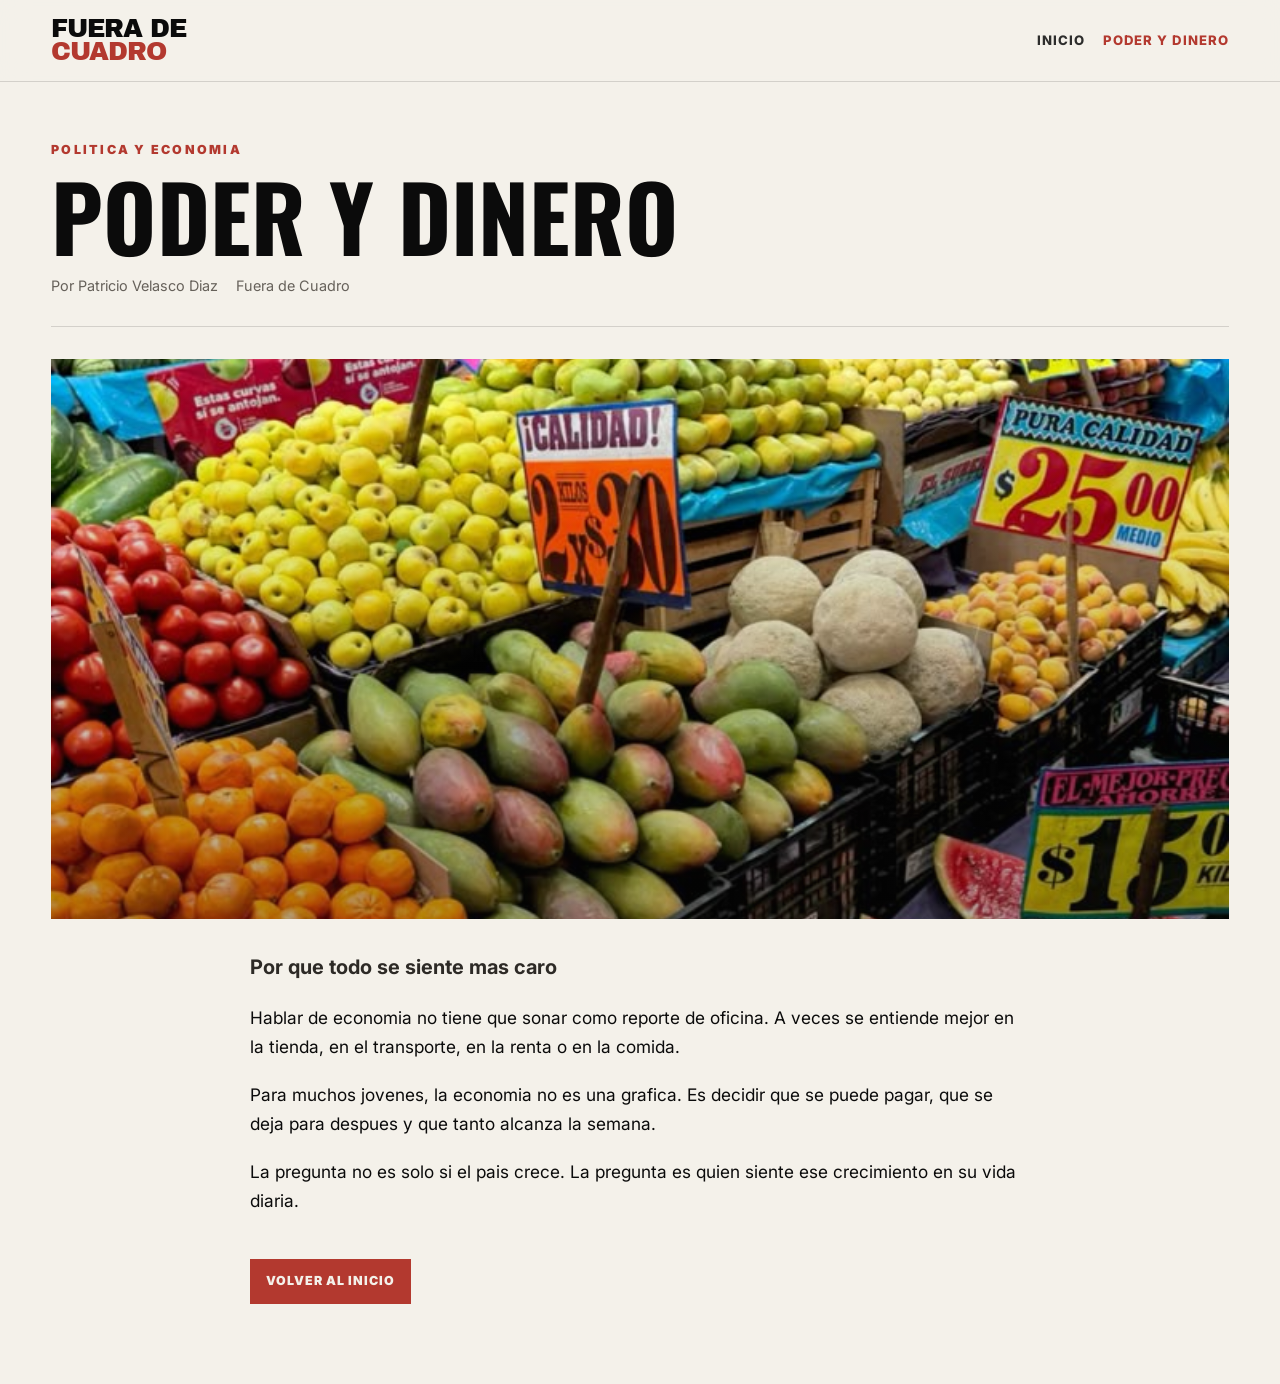
<file: poder-dinero.html>
<!doctype html>
<html lang="es">
<head>
  <meta charset="utf-8">
  <meta name="viewport" content="width=device-width, initial-scale=1">
  <title>Poder y Dinero - Fuera de Cuadro</title>
  <link rel="stylesheet" href="assets/css/style.css?v=5">
</head>
<body>
  <header class="site-header">
    <div class="nav-wrap">
      <a href="index.html" class="logo"><span>Fuera de</span><span>Cuadro</span></a>
      <nav class="main-nav"><a href="index.html">Inicio</a><a class="active" href="poder-dinero.html">Poder y Dinero</a></nav>
    </div>
  </header>
  <main class="page-shell">
    <article>
      <header class="article-header">
        <p class="kicker">Politica y economia</p>
        <h1>Poder y Dinero</h1>
        <div class="article-meta"><span>Por Patricio Velasco Diaz</span><span>Fuera de Cuadro</span></div>
      </header>
      <div class="article-image"><img src="assets/img/poder-dinero.jpg.jpg" alt="Economia cotidiana" data-fallback="Poder y Dinero"></div>
      <div class="article-body">
        <p class="lead"><strong>Por que todo se siente mas caro</strong></p>
        <p>Hablar de economia no tiene que sonar como reporte de oficina. A veces se entiende mejor en la tienda, en el transporte, en la renta o en la comida.</p>
        <p>Para muchos jovenes, la economia no es una grafica. Es decidir que se puede pagar, que se deja para despues y que tanto alcanza la semana.</p>
        <p>La pregunta no es solo si el pais crece. La pregunta es quien siente ese crecimiento en su vida diaria.</p>
        <a class="btn" href="index.html">Volver al inicio</a>
      </div>
    </article>
  </main>
  <script src="assets/js/main.js?v=2"></script>
</body>
</html>
</file>
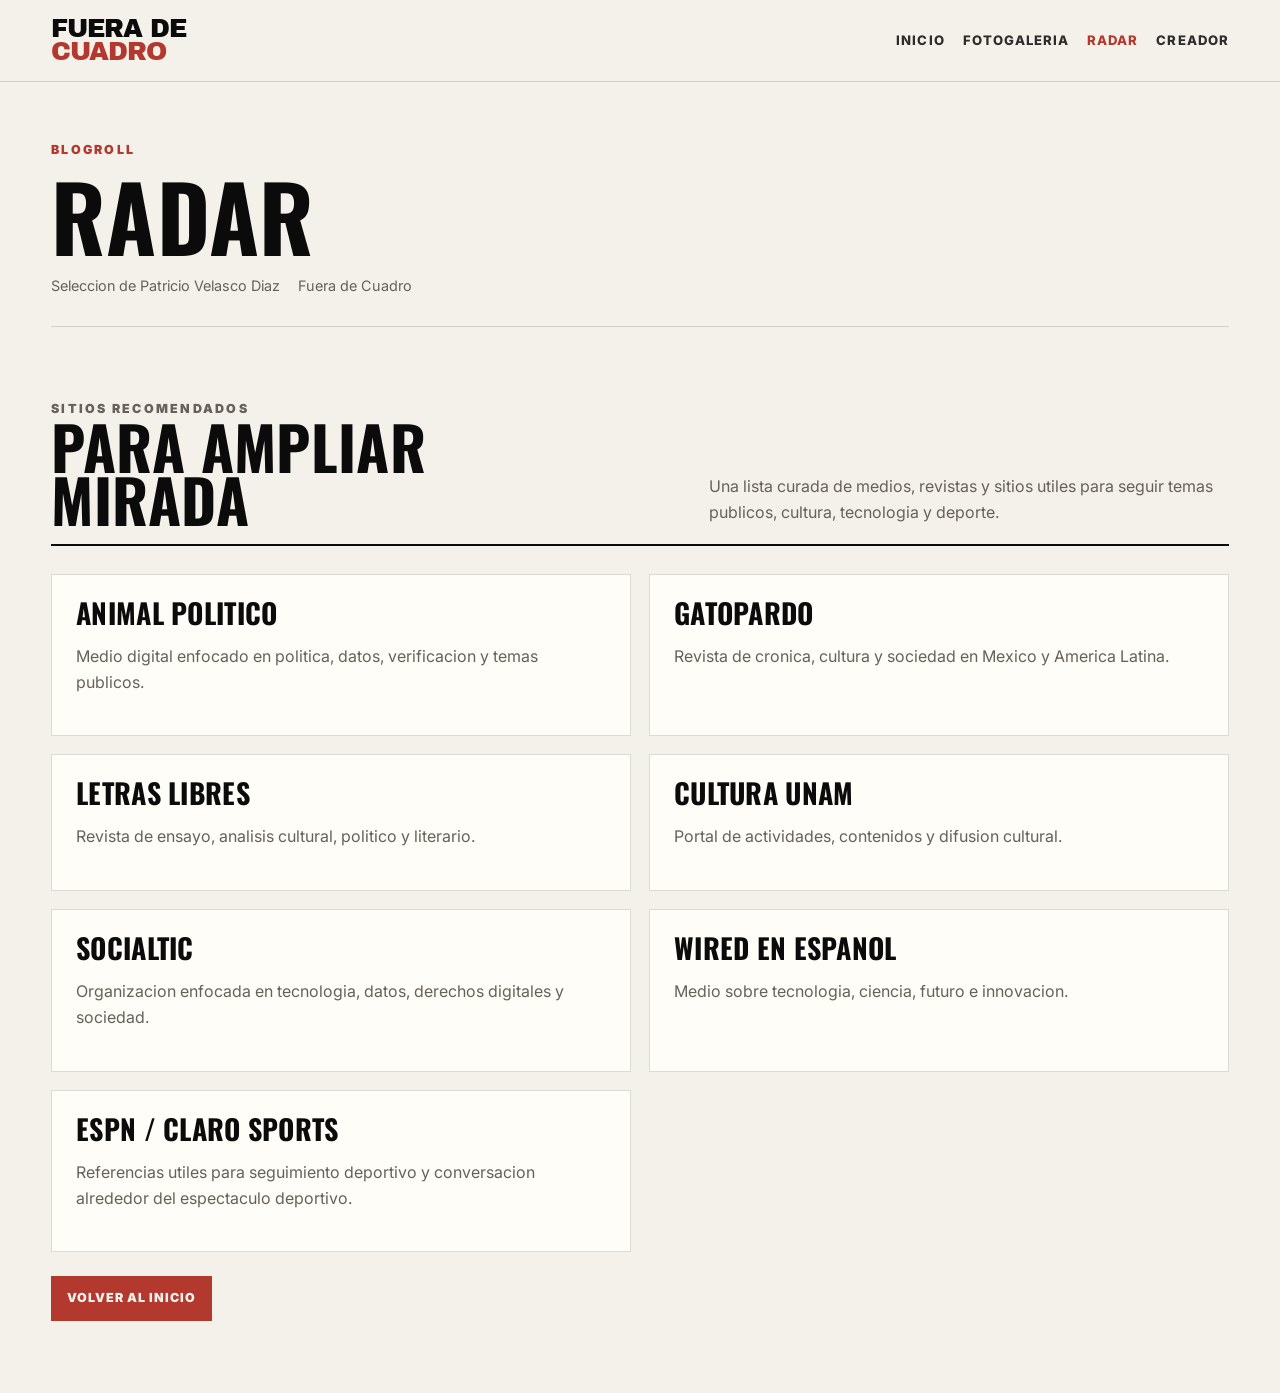
<file: radar.html>
<!doctype html>
<html lang="es"><head><meta charset="utf-8"><meta name="viewport" content="width=device-width, initial-scale=1"><title>Radar - Fuera de Cuadro</title><link rel="stylesheet" href="assets/css/style.css"></head>
<body><header class="site-header"><div class="nav-wrap"><a href="index.html" class="logo"><span>Fuera de</span><span>Cuadro</span></a><nav class="main-nav"><a href="index.html">Inicio</a><a href="mexico-en-cuadro.html">Fotogaleria</a><a class="active" href="radar.html">Radar</a><a href="creador.html">Creador</a></nav></div></header>
<main class="page-shell"><section class="article-header"><p class="kicker">Blogroll</p><h1>Radar</h1><div class="article-meta"><span>Seleccion de Patricio Velasco Diaz</span><span>Fuera de Cuadro</span></div></section><section class="section-pad"><div class="section-head"><div><p class="kicker">Sitios recomendados</p><h2>Para ampliar mirada</h2></div><p>Una lista curada de medios, revistas y sitios utiles para seguir temas publicos, cultura, tecnologia y deporte.</p></div><div class="radar-list"><div class="radar-card"><h3>Animal Politico</h3><p>Medio digital enfocado en politica, datos, verificacion y temas publicos.</p></div><div class="radar-card"><h3>Gatopardo</h3><p>Revista de cronica, cultura y sociedad en Mexico y America Latina.</p></div><div class="radar-card"><h3>Letras Libres</h3><p>Revista de ensayo, analisis cultural, politico y literario.</p></div><div class="radar-card"><h3>Cultura UNAM</h3><p>Portal de actividades, contenidos y difusion cultural.</p></div><div class="radar-card"><h3>SocialTIC</h3><p>Organizacion enfocada en tecnologia, datos, derechos digitales y sociedad.</p></div><div class="radar-card"><h3>WIRED en Espanol</h3><p>Medio sobre tecnologia, ciencia, futuro e innovacion.</p></div><div class="radar-card"><h3>ESPN / Claro Sports</h3><p>Referencias utiles para seguimiento deportivo y conversacion alrededor del espectaculo deportivo.</p></div></div><a class="btn" href="index.html">Volver al inicio</a></section></main><script src="assets/js/main.js"></script></body></html>
</file>
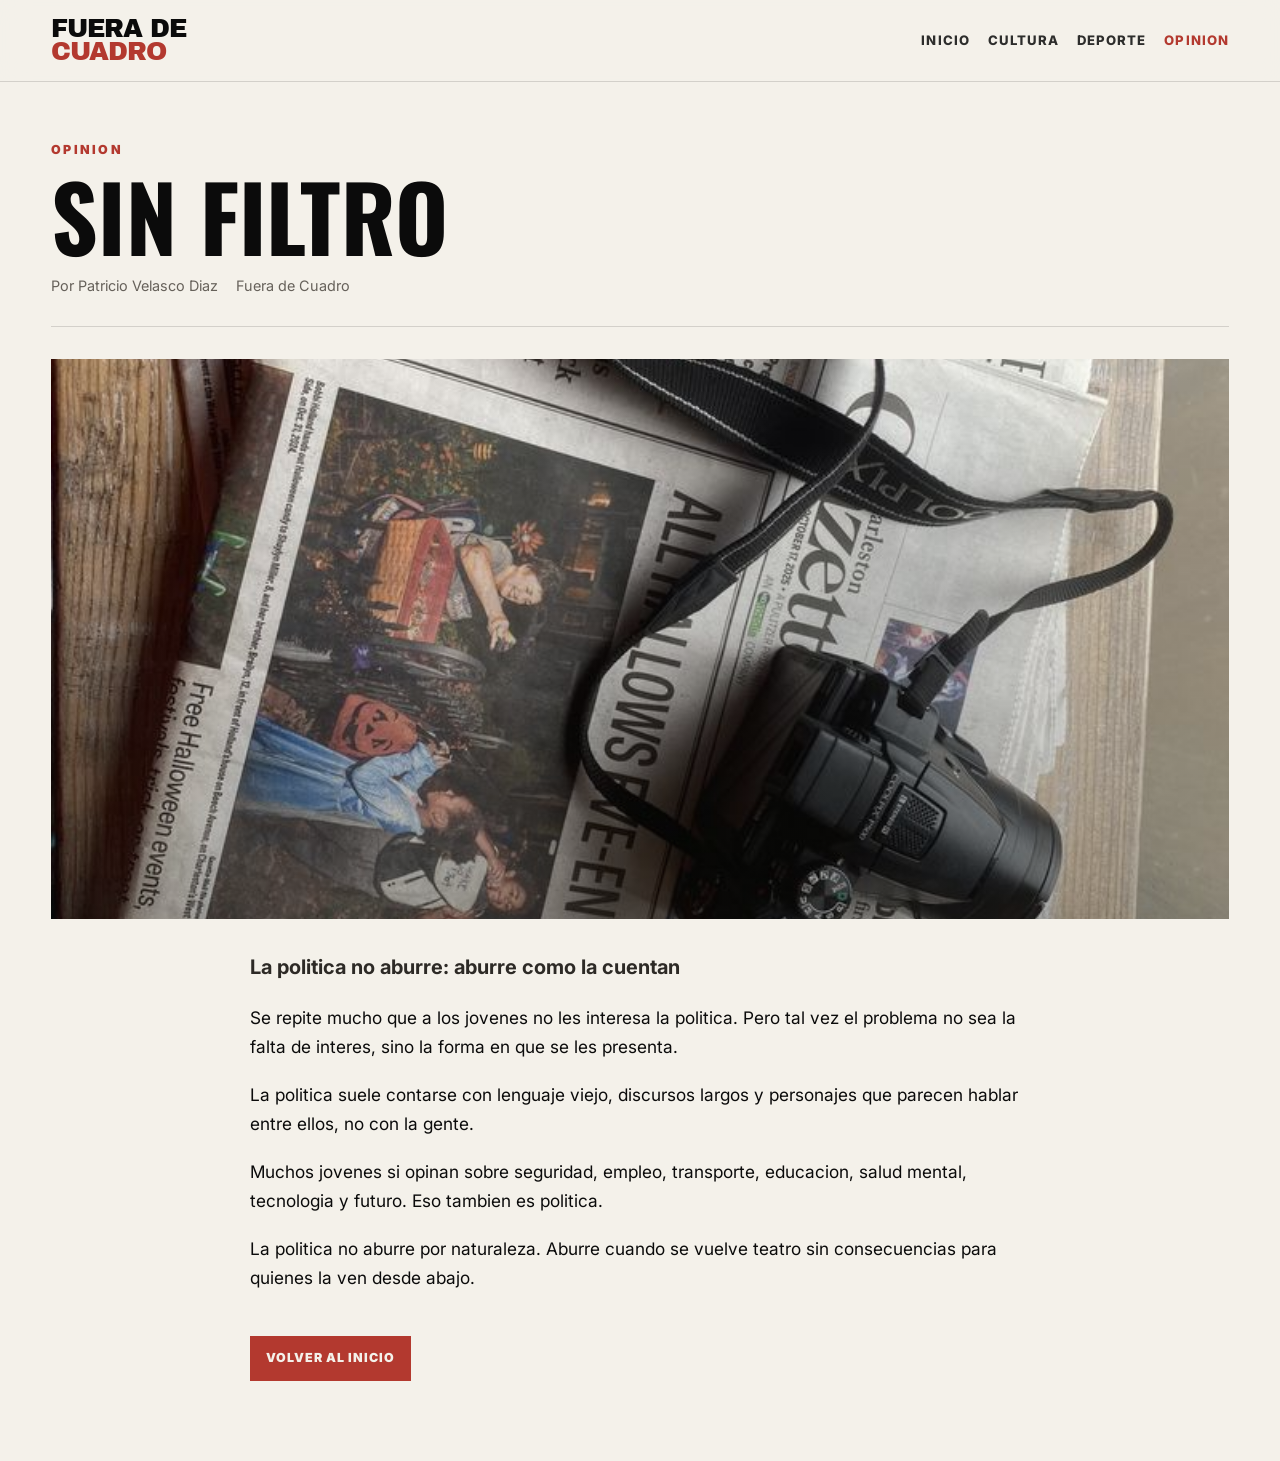
<file: sin-filtro.html>
<!doctype html>
<html lang="es"><head><meta charset="utf-8"><meta name="viewport" content="width=device-width, initial-scale=1"><title>Sin Filtro - Fuera de Cuadro</title><link rel="icon" type="image/svg+xml" href="favicon.svg"><link rel="stylesheet" href="assets/css/style.css?v=5"></head>
<body><header class="site-header"><div class="nav-wrap"><a href="index.html" class="logo"><span>Fuera de</span><span>Cuadro</span></a><nav class="main-nav"><a href="index.html">Inicio</a><a href="cultura-en-ruido.html">Cultura</a><a href="golpe-cancha-gloria.html">Deporte</a><a class="active" href="sin-filtro.html">Opinion</a></nav></div></header>
<main class="page-shell"><article><header class="article-header"><p class="kicker">Opinion</p><h1>Sin Filtro</h1><div class="article-meta"><span>Por Patricio Velasco Diaz</span><span>Fuera de Cuadro</span></div></header><div class="article-image"><img src="assets/img/sin-filtro.jpg.jpg" alt="Libreta o microfono" data-fallback="Sin Filtro"></div><div class="article-body"><p class="lead"><strong>La politica no aburre: aburre como la cuentan</strong></p><p>Se repite mucho que a los jovenes no les interesa la politica. Pero tal vez el problema no sea la falta de interes, sino la forma en que se les presenta.</p><p>La politica suele contarse con lenguaje viejo, discursos largos y personajes que parecen hablar entre ellos, no con la gente.</p><p>Muchos jovenes si opinan sobre seguridad, empleo, transporte, educacion, salud mental, tecnologia y futuro. Eso tambien es politica.</p><p>La politica no aburre por naturaleza. Aburre cuando se vuelve teatro sin consecuencias para quienes la ven desde abajo.</p><a class="btn" href="index.html">Volver al inicio</a></div></article></main><script src="assets/js/main.js?v=2"></script></body></html>
</file>
<file: assets/css/style.css>
@import url('https://fonts.googleapis.com/css2?family=Archivo+Black&family=Inter:wght@400;600;800;900&family=Oswald:wght@500;700&display=swap');
:root{
  --coal:#0B0B0B;
  --bone:#F4F1EA;
  --oxide:#B3392F;
  --concrete:#B8B8B8;
  --steel:#1E3A5F;
  --paper:#FFFDF7;
  --muted:#66615A;
  --line:rgba(11,11,11,.14);
  --shadow:0 24px 70px rgba(11,11,11,.14);
}
*{box-sizing:border-box}
html{scroll-behavior:smooth}
body{
  margin:0;
  background:var(--bone);
  color:var(--coal);
  font-family:Inter,system-ui,-apple-system,BlinkMacSystemFont,"Segoe UI",sans-serif;
  line-height:1.65;
}
a{color:inherit;text-decoration:none}
img{display:block;max-width:100%;height:auto}
.site-header{
  position:sticky;top:0;z-index:50;
  background:rgba(244,241,234,.92);
  backdrop-filter:blur(14px);
  border-bottom:1px solid var(--line);
}
.nav-wrap{
  width:min(1180px,92vw);
  margin:0 auto;
  display:flex;align-items:center;justify-content:space-between;
  gap:24px;padding:18px 0;
}
.logo{
  display:inline-flex;flex-direction:column;line-height:.88;
  font-family:"Archivo Black",Impact,sans-serif;
  font-size:clamp(1.35rem,2vw,2.05rem);
  letter-spacing:-.04em;text-transform:uppercase;
}
.logo span:last-child{color:var(--oxide)}
.menu-toggle{display:none;background:var(--coal);color:var(--bone);border:0;padding:10px 12px;font-weight:800;letter-spacing:.04em}
.main-nav{display:flex;align-items:center;gap:18px;font-size:.82rem;text-transform:uppercase;letter-spacing:.08em;font-weight:800}
.main-nav a{position:relative;opacity:.85}
.main-nav a:hover,.main-nav a.active{opacity:1;color:var(--oxide)}
.dropdown{position:relative}
.dropdown-menu{
  position:absolute;right:0;top:100%;min-width:230px;
  background:var(--coal);color:var(--bone);
  padding:12px;border:1px solid rgba(244,241,234,.18);
  box-shadow:var(--shadow);display:none;
}
.dropdown:hover .dropdown-menu{display:grid;gap:6px}
.dropdown-menu a{padding:8px 10px;border-bottom:1px solid rgba(244,241,234,.1)}
.hero{width:min(1180px,92vw);margin:42px auto 0;display:grid;grid-template-columns:1.08fr .92fr;gap:34px;align-items:stretch}
.hero-copy{background:var(--coal);color:var(--bone);padding:clamp(28px,5vw,62px);display:flex;flex-direction:column;justify-content:center;min-height:520px}
.kicker{font-size:.78rem;text-transform:uppercase;letter-spacing:.18em;font-weight:900;color:var(--oxide);margin:0 0 14px}
h1,h2,h3{
  line-height:.88;
  margin:0;
  font-family:Oswald,Inter,Arial,sans-serif;
  font-weight:700;
  text-transform:uppercase;
  letter-spacing:.005em;
  text-wrap:balance;
}
h1{font-size:clamp(3.1rem,7.2vw,7rem);max-width:15ch}
h2{font-size:clamp(2.1rem,4.7vw,4.45rem);max-width:16ch}
h3{font-size:clamp(1.35rem,2.2vw,2.05rem);letter-spacing:.01em;line-height:1}
.article-header h1{font-size:clamp(3.25rem,7.1vw,6.8rem);max-width:18ch;line-height:.9;letter-spacing:.002em}
.creator-copy h1{font-size:clamp(3rem,6vw,5.7rem);max-width:11ch;line-height:.9;letter-spacing:.002em}
.subtitle{font-size:clamp(1.03rem,1.8vw,1.35rem);color:rgba(244,241,234,.84);max-width:680px;margin:20px 0 0}
.hero-media{min-height:520px;background:linear-gradient(135deg,var(--steel),var(--oxide));position:relative;overflow:hidden}
.hero-media img,.article-image img,.card-image img,.gallery-item img,.creator-photo img{width:100%;height:100%;object-fit:cover}
.hero-media:after,.article-image:after,.card-image:after{content:"";position:absolute;inset:0;background:linear-gradient(180deg,transparent,rgba(11,11,11,.3));pointer-events:none}
.img-missing{display:grid;place-items:center;min-height:260px;background:linear-gradient(135deg,#171717,#4a1d1a 55%,#1E3A5F);color:var(--bone);font-weight:900;text-transform:uppercase;letter-spacing:.11em;text-align:center;padding:24px}
section,.page-shell{width:min(1180px,92vw);margin:0 auto}.section-pad{padding:72px 0}.section-head{display:flex;align-items:end;justify-content:space-between;gap:24px;border-bottom:2px solid var(--coal);padding-bottom:18px;margin-bottom:28px}.section-head p{max-width:520px;margin:0;color:var(--muted)}
.grid{display:grid;grid-template-columns:repeat(3,1fr);gap:22px}.card{background:var(--paper);border:1px solid var(--line);min-height:100%;transition:.2s ease;overflow:hidden}.card:hover{transform:translateY(-4px);box-shadow:var(--shadow)}.card-image{height:220px;background:var(--coal);position:relative}.card-body{padding:22px}.card .tag,.tag{display:inline-block;font-size:.7rem;text-transform:uppercase;letter-spacing:.16em;font-weight:900;color:var(--oxide);margin-bottom:12px}.card p{margin:12px 0 0;color:var(--muted)}
.btn{display:inline-flex;align-items:center;gap:10px;background:var(--oxide);color:var(--bone);padding:12px 16px;margin-top:24px;font-weight:900;text-transform:uppercase;letter-spacing:.08em;font-size:.78rem}.btn:hover{background:var(--coal)}
.article-header{padding:58px 0 28px;border-bottom:1px solid var(--line)}.article-meta{display:flex;flex-wrap:wrap;gap:12px 18px;color:var(--muted);font-size:.9rem;margin:18px 0 0}.article-image{height:min(56vw,560px);margin:32px 0;background:var(--coal);position:relative;overflow:hidden}.article-body{max-width:780px;margin:0 auto 80px;font-size:1.08rem}.article-body p{margin:0 0 20px}.lead{font-size:1.25rem;color:#2d2a26}.quote-box{border-left:6px solid var(--oxide);padding:18px 22px;background:var(--paper);font-weight:800;margin:28px 0}
.gallery-grid{display:grid;grid-template-columns:repeat(3,1fr);gap:18px}.gallery-item{background:var(--paper);border:1px solid var(--line);overflow:hidden}.gallery-item figure{margin:0}.gallery-item .media{height:250px;background:var(--coal)}.gallery-item figcaption{padding:18px}.gallery-item strong{font-family:Oswald,sans-serif;text-transform:uppercase;font-size:1.25rem}.gallery-item p{margin:8px 0 0;color:var(--muted)}
.radar-list{display:grid;grid-template-columns:repeat(2,1fr);gap:18px}.radar-card{background:var(--paper);border:1px solid var(--line);padding:24px}.radar-card h3{font-size:1.75rem}.radar-card p{color:var(--muted)}
.creator-block{display:grid;grid-template-columns:.85fr 1.15fr;gap:34px;align-items:center}.creator-photo{min-height:540px;background:var(--coal);overflow:hidden}.creator-copy{background:var(--paper);border:1px solid var(--line);padding:clamp(24px,4vw,46px)}
.social-links{display:flex;flex-wrap:wrap;gap:12px;margin-top:22px}.social-link{border:1px solid var(--line);background:var(--paper);padding:10px 13px;font-size:.78rem;font-weight:900;text-transform:uppercase;letter-spacing:.08em}.social-link:hover{background:var(--coal);color:var(--bone)}
.site-footer{margin-top:70px;background:var(--coal);color:var(--bone);padding:42px 0}.footer-inner{width:min(1180px,92vw);margin:0 auto;display:flex;justify-content:space-between;gap:24px;align-items:end}.footer-inner p{margin:8px 0 0;color:rgba(244,241,234,.68)}.footer-links{display:flex;gap:12px;flex-wrap:wrap;margin-top:12px}.footer-links a{color:rgba(244,241,234,.78);font-weight:800;text-transform:uppercase;font-size:.75rem;letter-spacing:.08em}.footer-links a:hover{color:var(--oxide)}
@media(max-width:900px){.menu-toggle{display:block}.main-nav{position:absolute;left:0;right:0;top:100%;background:var(--bone);border-bottom:1px solid var(--line);padding:18px 4vw;display:none;flex-direction:column;align-items:flex-start}.main-nav.open{display:flex}.dropdown-menu{position:static;display:grid;background:transparent;color:var(--coal);box-shadow:none;border:0;padding:0 0 0 12px}.hero,.creator-block{grid-template-columns:1fr}.hero-copy,.hero-media{min-height:420px}.grid,.gallery-grid,.radar-list{grid-template-columns:1fr}.section-head{display:block}.footer-inner{display:block}.article-image{height:360px}}
@media(max-width:560px){.nav-wrap{width:92vw}.hero{width:100%;margin-top:0}.hero-copy{padding:28px 5vw}.section-pad{padding:52px 0}h1{font-size:3.1rem;max-width:11ch}.article-header h1,.creator-copy h1{font-size:3.05rem}.article-header{padding-top:40px}.article-body{font-size:1rem}.card-image,.gallery-item .media{height:210px}}
</file>
